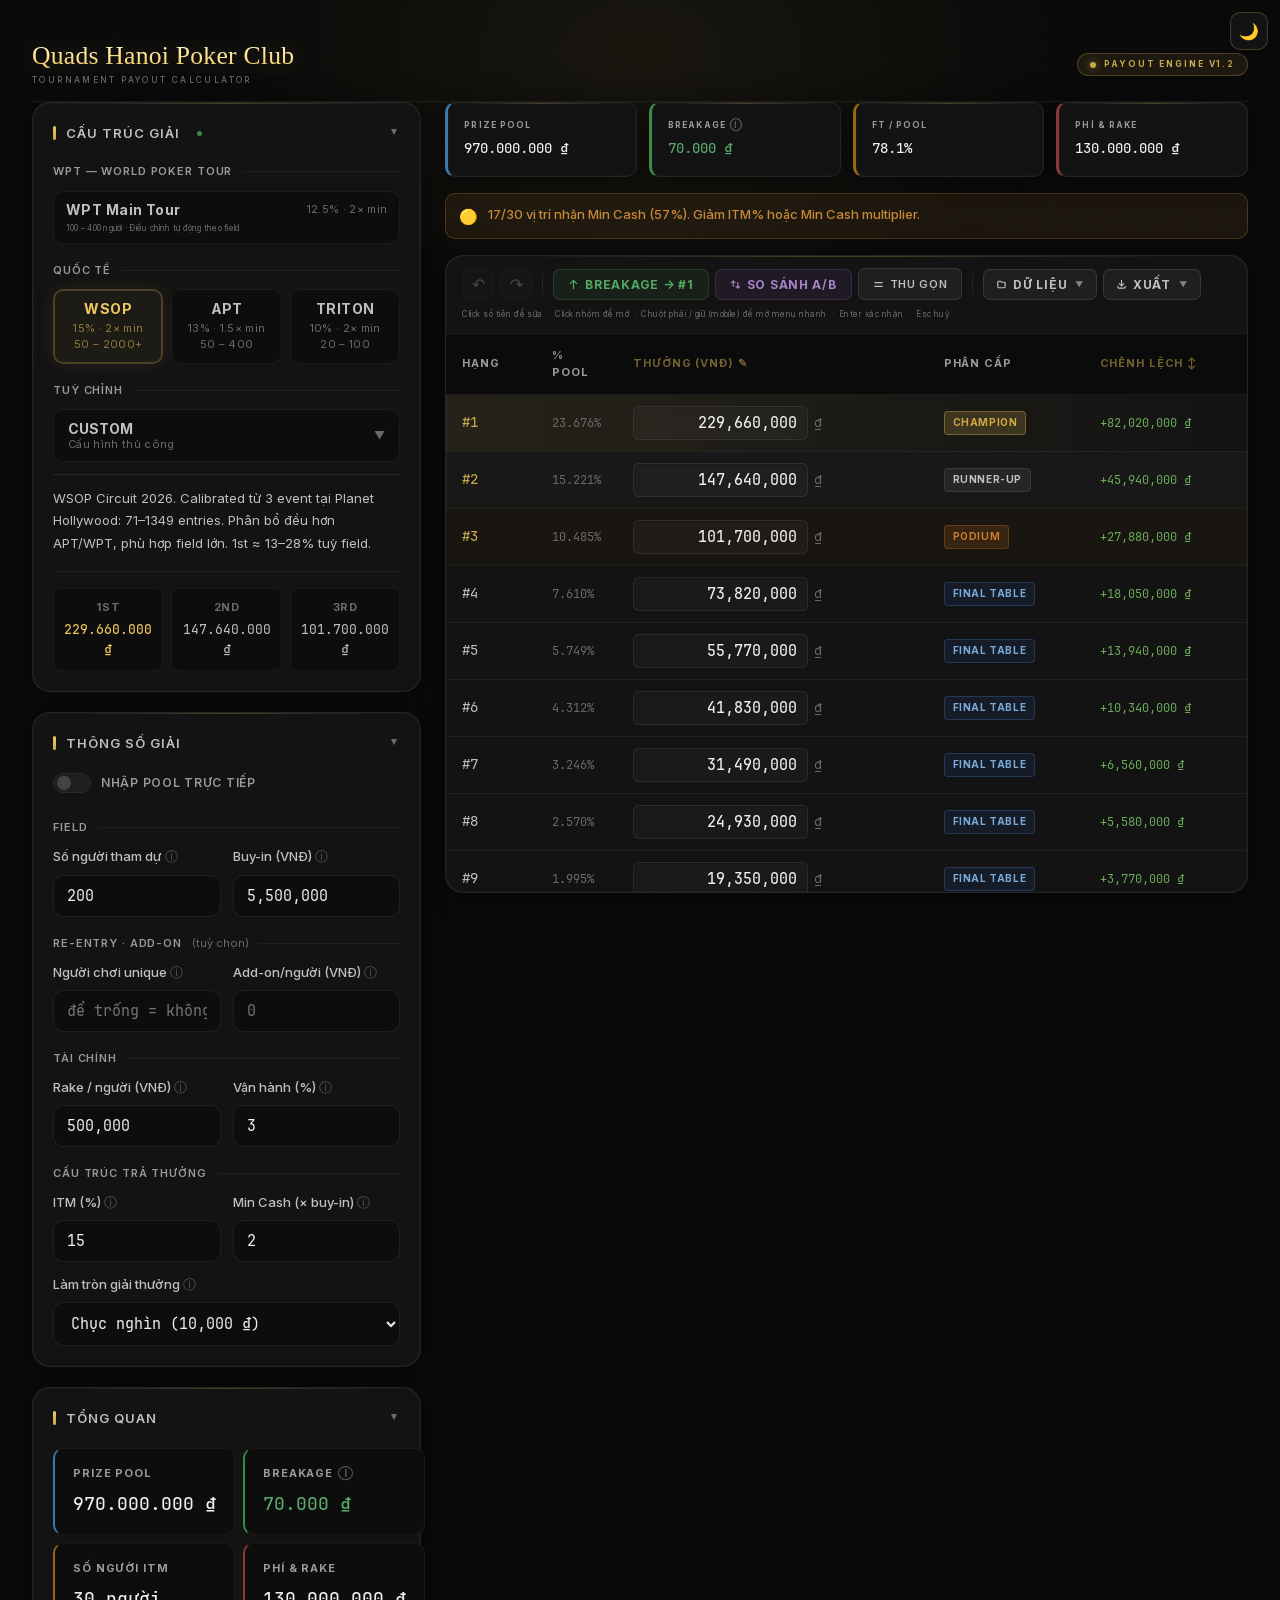
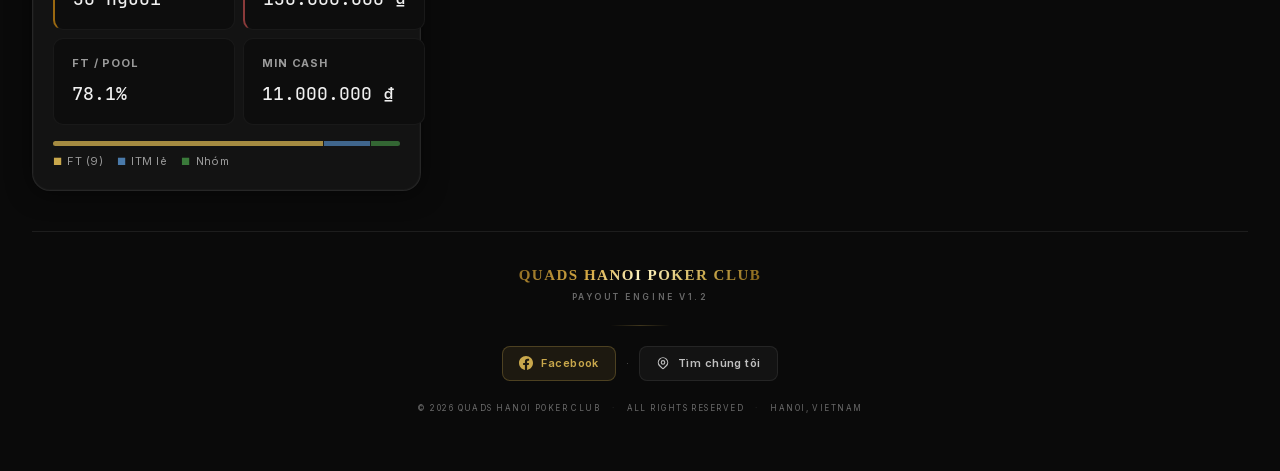
<file: index.html>
<!DOCTYPE html>
<html lang="vi">
<head>
<meta charset="UTF-8">
<meta name="viewport" content="width=device-width, initial-scale=1.0">
<title>Quads Hanoi | Payout Engine v1.2</title>
<link rel="stylesheet" href="styles.css">
</head>
<body>
<!-- Toast container -->
<div id="toast" role="status" aria-live="polite" aria-atomic="true"></div>

<!-- Mobile drawer toggle (chỉ hiện <1024px) -->
<button class="m-drawer-btn" id="mDrawerBtn" onclick="toggleMobileDrawer()" aria-label="Mở cấu hình">
  <svg aria-hidden="true" width="20" height="20" fill="none" viewBox="0 0 24 24" stroke="currentColor" stroke-width="2.5">
    <path stroke-linecap="round" stroke-linejoin="round" d="M4 6h16M4 12h16M4 18h16"/>
  </svg>
</button>
<div class="m-drawer-backdrop" id="mDrawerBackdrop" onclick="toggleMobileDrawer()"></div>

<!-- Theme toggle (luôn hiện) -->
<button class="theme-toggle no-print" id="themeToggle" onclick="toggleTheme()" title="Đổi giao diện sáng / tối" aria-label="Toggle theme">
  <span id="themeIcon">🌙</span>
</button>

<div class="layer px-4 md:px-8 py-8 max-w-7xl mx-auto">

<!-- ══════════════════════════════════════════════
     HEADER
     ══════════════════════════════════════════════ -->
<header class="mb-6 f1 hdr-compact">
  <div class="hdr-left">
    <h1>Quads Hanoi Poker Club</h1>
    <p class="hdr-sub">Tournament Payout Calculator</p>
  </div>
  <div class="hdr-badge">
    <span class="hdr-dot" aria-hidden="true"></span>
    <span>Payout Engine v1.2</span>
  </div>
</header>

<!-- ══════════════════════════════════════════════
     MAIN GRID
     ══════════════════════════════════════════════ -->
<main class="grid grid-cols-1 lg:grid-cols-12 gap-6">

<!-- ══════ SIDEBAR ══════ -->
<aside class="lg:col-span-4 space-y-5 f1 m-drawer" id="mDrawer">

  <!-- PRESET CARD -->
  <div class="glass p-5" data-accordion="preset">
    <div class="sec-title">Cấu trúc giải <span class="save-dot" id="saveDot" title="Auto-saved"></span></div>

    <!-- WPT -->
    <div class="group-lbl">WPT — World Poker Tour</div>
    <div class="mb-3">
      <button class="preset-btn" data-p="wpt" onclick="selectPreset('wpt')" style="padding:9px 12px">
        <span style="display:flex;justify-content:space-between;align-items:center">
          <span class="pn" style="text-align:left">WPT Main Tour</span>
          <span class="ps" style="text-align:right;margin-top:0">12.5% · 2× min</span>
        </span>
        <span class="ps" style="display:block;text-align:left;margin-top:4px;font-size:8px;color:var(--t4)">100 – 400 người · Điều chỉnh tự động theo field</span>
      </button>
      <div id="wptAccBadge" style="display:none;font-size:8px;font-weight:600;letter-spacing:.06em;padding:3px 8px;border-radius:4px;margin-top:4px;text-align:center"></div>
    </div>

    <!-- Quốc tế -->
    <div class="group-lbl">Quốc tế</div>
    <div class="grid grid-cols-3 gap-2 mb-3">
      <div>
        <button class="preset-btn active" data-p="wsop" onclick="selectPreset('wsop')">
          <span class="pn">WSOP</span>
          <span class="ps">15% · 2× min<br>50 – 2000+</span>
        </button>
      </div>
      <div>
        <button class="preset-btn" data-p="apt" onclick="selectPreset('apt')">
          <span class="pn">APT</span>
          <span class="ps">13% · 1.5× min<br>50 – 400</span>
        </button>
      </div>
      <div>
        <button class="preset-btn" data-p="triton" onclick="selectPreset('triton')">
          <span class="pn">TRITON</span>
          <span class="ps">10% · 2× min<br>20 – 100</span>
        </button>
      </div>
    </div>

    <!-- Custom -->
    <div class="group-lbl">Tuỳ chỉnh</div>
    <div class="preset-wrap">
      <button class="cust-toggle" id="custToggle" onclick="selectPreset('custom')">
        <span style="display:flex;flex-direction:column;align-items:flex-start">
          <span class="pn">CUSTOM</span>
          <span class="ps">Cấu hình thủ công</span>
        </span>
        <span class="c-arr">▼</span>
      </button>
    </div>
    <div class="cust-panel" id="custPanel">
      <div class="pt-3 space-y-3">
        <!-- Slope slider -->
        <div class="cslider-block">
          <div class="cslider-hdr">
            <div class="cslider-lbl">
              <div class="cl">Độ dốc rank</div>
              <div class="cd">w(i) = slope^(i−1)</div>
            </div>
            <input type="number" id="slopeNum" class="cslider-num" value="0.87" min="0.55" max="0.97" step="0.01"
              oninput="syncNum('slopeNum','customSlope',0.55,0.97,2)"
              onblur="clampNum('slopeNum','customSlope',0.55,0.97,2)">
          </div>
          <input type="range" id="customSlope" min="0.55" max="0.97" step="0.01" value="0.87"
            oninput="syncSlider('customSlope','slopeNum',2)">
          <div class="rng-row"><span>0.55 · Siêu dốc</span><span>0.97 · Phân đều</span></div>
        </div>
        <!-- Group start slider -->
        <div class="cslider-block">
          <div class="cslider-hdr">
            <div class="cslider-lbl">
              <div class="cl">Rank lẻ đầu bảng</div>
              <div class="cd">Rank 1→N hiển thị riêng</div>
            </div>
            <input type="number" id="grpStartNum" class="cslider-num" value="15" min="9" max="20" step="1"
              oninput="syncNum('grpStartNum','customGroupStart',9,20,0)"
              onblur="clampNum('grpStartNum','customGroupStart',9,20,0)">
          </div>
          <input type="range" id="customGroupStart" min="9" max="20" step="1" value="15"
            oninput="syncSlider('customGroupStart','grpStartNum',0)">
          <div class="rng-row"><span>9 · Daily</span><span>20 · Multiday</span></div>
        </div>
        <!-- Group decay slider -->
        <div class="cslider-block">
          <div class="cslider-hdr">
            <div class="cslider-lbl">
              <div class="cl">Suy giảm nhóm</div>
              <div class="cd">w_nhóm(k) = w_cuối × decay^k</div>
            </div>
            <input type="number" id="gDecayNum" class="cslider-num" value="0.82" min="0.40" max="0.96" step="0.02"
              oninput="syncNum('gDecayNum','customGroupDecay',0.40,0.96,2)"
              onblur="clampNum('gDecayNum','customGroupDecay',0.40,0.96,2)">
          </div>
          <input type="range" id="customGroupDecay" min="0.40" max="0.96" step="0.02" value="0.82"
            oninput="syncSlider('customGroupDecay','gDecayNum',2)">
          <div class="rng-row"><span>0.40 · Nhóm dốc mạnh</span><span>0.96 · Gần đều</span></div>
        </div>

        <!-- ── User-saved presets ────────────────────── -->
        <div class="up-section">
          <div class="up-head">
            <span class="up-title">Preset của tôi</span>
            <div class="up-head-actions">
              <button class="up-save" onclick="saveUserPresetPrompt()" title="Lưu cấu hình custom hiện tại thành preset có tên">
                <span style="font-size:11px;line-height:1">💾</span> Lưu preset...
              </button>
              <button class="up-icon" onclick="triggerImportPresets()" title="Nhập preset từ file .json" aria-label="Nhập preset từ file JSON">↑</button>
              <button class="up-icon" onclick="exportAllUserPresets()" title="Xuất tất cả preset ra .json" aria-label="Xuất tất cả preset ra JSON">↓</button>
              <button class="up-icon" onclick="openBackupRestore()" title="Khôi phục preset từ auto-backup" aria-label="Khôi phục preset từ auto-backup">↺</button>
              <input type="file" id="presetImportInput" accept="application/json,.json" style="display:none" onchange="handleImportFile(event)">
            </div>
          </div>
          <div id="userPresetList" class="up-list"></div>
        </div>

        <!-- ── Full app backup (preset + lịch sử + state) ── -->
        <div class="bk-section">
          <div class="bk-head">
            <span class="bk-title">Backup toàn bộ app</span>
            <span class="bk-desc">Preset + lịch sử + state</span>
          </div>
          <div class="bk-actions">
            <button class="bk-btn" onclick="exportFullBackup()" title="Xuất TOÀN BỘ dữ liệu app ra file JSON">
              <span>⇩</span> Xuất backup
            </button>
            <button class="bk-btn" onclick="triggerImportFullBackup()" title="Khôi phục TOÀN BỘ app từ file backup (sẽ ghi đè dữ liệu hiện tại)">
              <span>⇧</span> Khôi phục
            </button>
            <input type="file" id="fullBackupInput" accept="application/json,.json" style="display:none" onchange="handleImportFullBackup(event)">
          </div>
        </div>
      </div>
    </div>

    <p class="preset-desc" id="presetDesc"></p>
    <div class="hdiv"></div>
    <!-- Top 3 quick view -->
    <div class="grid grid-cols-3 gap-2">
      <div class="top3-card top3-1" id="top3Card1"><div class="t3l">1st</div><div class="t3v" id="ps1">—</div><div class="t3b" id="ps1b">—</div></div>
      <div class="top3-card" id="top3Card2">       <div class="t3l">2nd</div><div class="t3v" id="ps2">—</div><div class="t3b" id="ps2b">—</div></div>
      <div class="top3-card" id="top3Card3">       <div class="t3l">3rd</div><div class="t3v" id="ps3">—</div><div class="t3b" id="ps3b">—</div></div>
    </div>
  </div>

  <!-- PARAMS CARD -->
  <div class="glass p-5" data-accordion="params">
    <div class="sec-title">Thông số giải</div>

    <!-- Pool mode toggle -->
    <div class="toggle-row">
      <label class="sw">
        <input type="checkbox" id="poolMode" onchange="togglePoolMode()" aria-label="Bật chế độ nhập pool trực tiếp">
        <span class="sw-track" aria-hidden="true"></span>
      </label>
      <label for="poolMode" class="toggle-lbl" style="cursor:pointer">Nhập pool trực tiếp</label>
    </div>
    <div class="pool-direct-wrap" id="poolDirectWrap">
      <label for="directPool">Prize Pool (nhập trực tiếp)</label>
      <input type="text" id="directPool" value="" placeholder="vd: 100,000,000" oninput="fmtRun(this)">
      <div style="font-size:9px;color:var(--t4);margin-top:5px;line-height:1.5">Phí &amp; Rake không được tính khi dùng pool trực tiếp</div>
    </div>

    <!-- Field -->
    <div class="group-lbl">Field</div>
    <div class="grid grid-cols-2 gap-3 mb-3">
      <div>
        <label for="entries" title="Tổng số người chơi đăng ký (bao gồm re-entry). Quyết định pool và số rank ITM.">Số người tham dự <span aria-hidden="true" style="opacity:.4">ⓘ</span></label>
        <input type="text" id="entries" value="200" oninput="fmtRun(this)" title="Tổng entries (người + re-entry). Vd: 200 người chơi, 30 re-entry → nhập 230.">
      </div>
      <div>
        <label for="buyin" title="Giá vé mỗi người chơi, đã bao gồm rake. Pool = entries × (buy-in − rake) × (1 − vận hành%).">Buy-in (VNĐ) <span aria-hidden="true" style="opacity:.4">ⓘ</span></label>
        <input type="text" id="buyin" value="5,500,000" oninput="fmtRun(this)" title="Tổng tiền nộp mỗi entry (buy-in + rake). Không gồm tip/bounty.">
      </div>
    </div>

    <!-- Re-entry & Add-on (optional) -->
    <div class="group-lbl">Re-entry · Add-on <span style="color:var(--t4);font-weight:400;letter-spacing:0;text-transform:none">(tuỳ chọn)</span></div>
    <div class="grid grid-cols-2 gap-3 mb-3">
      <div>
        <label for="players" title="Số người chơi thực tế (unique, không tính re-entry). Để trống nếu entries = players.">Người chơi unique <span aria-hidden="true" style="opacity:.4">ⓘ</span></label>
        <input type="text" id="players" value="" placeholder="để trống = không tách" oninput="fmtRun(this)" title="Unique players. Hiển thị 'X× re-entry/người' khi < entries.">
      </div>
      <div>
        <label for="addon" title="Add-on per người (VNĐ). Cộng 100% vào pool, không trừ rake/staff.">Add-on/người (VNĐ) <span aria-hidden="true" style="opacity:.4">ⓘ</span></label>
        <input type="text" id="addon" value="" placeholder="0" oninput="fmtRun(this)" title="Mỗi add-on × (players hoặc entries) cộng trực tiếp vào pool.">
      </div>
    </div>

    <!-- Finance -->
    <div class="group-lbl">Tài chính</div>
    <div class="grid grid-cols-2 gap-3 mb-3">
      <div id="rakeWrap">
        <label for="rake" title="Số tiền CLB thu/người, không vào prize pool. Cảnh báo nếu > 15% buy-in.">Rake / người (VNĐ) <span aria-hidden="true" style="opacity:.4">ⓘ</span></label>
        <input type="text" id="rake" value="500,000" oninput="fmtRun(this)" title="Rake cố định mỗi entry. Ở Pool trực tiếp, trường này bị tắt.">
      </div>
      <div id="staffWrap">
        <label for="staff" title="Phần trăm trích từ (pool sau rake) cho vận hành/dealer/staff.">Vận hành (%) <span aria-hidden="true" style="opacity:.4">ⓘ</span></label>
        <input type="number" id="staff" value="3" step="0.5" min="0" max="20" oninput="runDebounced(150)" title="0–20%. Trừ từ pool sau khi đã trừ rake.">
      </div>
    </div>

    <!-- Structure -->
    <div class="group-lbl">Cấu trúc trả thưởng</div>
    <div class="grid grid-cols-2 gap-3">
      <div>
        <label for="itmPct" title="% field nhận tiền thưởng. WSOP ~15%, APT ~13%, Triton ~10%. Cảnh báo nếu > 30%.">ITM (%) <span aria-hidden="true" style="opacity:.4">ⓘ</span></label>
        <input type="number" id="itmPct" value="15" min="5" max="30" step="0.5" oninput="runDebounced(150)" title="Số rank ITM = round(entries × ITM%). Ví dụ 200 × 15% = 30 rank.">
      </div>
      <div>
        <label for="minCash" title="Sàn giải thưởng tối thiểu = multiplier × buy-in. Các rank thấp bị bump lên giá trị này.">Min Cash (× buy-in) <span aria-hidden="true" style="opacity:.4">ⓘ</span></label>
        <input type="number" id="minCash" value="2" min="1" max="5" step="0.1" oninput="runDebounced(150)" title="Chuẩn: 1.5–2.5× buy-in. Cảnh báo nếu > 5×.">
      </div>
      <div class="col-span-2">
        <label for="rounding" title="Đơn vị làm tròn giải thưởng. Nhỏ = breakage ít, số xấu. Lớn = số đẹp, breakage nhiều.">Làm tròn giải thưởng <span aria-hidden="true" style="opacity:.4">ⓘ</span></label>
        <select id="rounding" onchange="run()">
          <option value="10000"   selected>Chục nghìn   (10,000 ₫)</option>
          <option value="100000"          >Trăm nghìn  (100,000 ₫)</option>
          <option value="1000000"         >Hàng triệu (1,000,000 ₫)</option>
        </select>
      </div>
    </div>
  </div>

  <!-- STATS CARD -->
  <div class="glass p-5" data-accordion="stats">
    <div class="sec-title">Tổng quan</div>
    <div class="grid grid-cols-2 gap-2">
      <div class="stat-card c-sky">
        <div class="sl">Prize Pool</div>
        <div class="sv" id="stPool">—</div>
      </div>
      <div class="stat-card c-grn">
        <div style="display:flex;justify-content:space-between;align-items:center;margin-bottom:2px">
          <div class="sl" title="Breakage = Pool − Tổng giải. Dương: pool còn dư (vàng — cần cộng vào #1 hoặc giảm rounding). Âm: tổng vượt pool (đỏ — lỗi). Gần 0: cân bằng (xanh).">Breakage <span style="opacity:.5">ⓘ</span></div>
          <button class="btn-reset" id="resetBtn" onclick="resetOverrides()" aria-label="Reset tất cả sửa đổi thủ công">↺ Reset</button>
        </div>
        <div class="sv" id="stBreak">—</div>
      </div>
      <div class="stat-card c-amb">
        <div class="sl">Số người ITM</div>
        <div class="sv" id="stItm">—</div>
      </div>
      <div class="stat-card c-ros">
        <div class="sl">Phí &amp; Rake</div>
        <div class="sv" id="stDeduct">—</div>
      </div>
      <div class="stat-card">
        <div class="sl">FT / Pool</div>
        <div class="sv" id="stFT">—</div>
      </div>
      <div class="stat-card">
        <div class="sl">Min Cash</div>
        <div class="sv" id="stMin">—</div>
      </div>
    </div>
    <!-- Distribution bar -->
    <div class="mt-4">
      <div class="dist-bar" id="distBar"></div>
      <div class="dist-legend">
        <span><span style="color:var(--gold);font-size:10px">■</span> FT (9)</span>
        <span><span style="color:#4a7aaa;font-size:10px">■</span> ITM lẻ</span>
        <span><span style="color:#3a7a3a;font-size:10px">■</span> Nhóm</span>
      </div>
    </div>
  </div>

</aside>

<!-- ══════ TABLE AREA ══════ -->
<div class="lg:col-span-8 space-y-4 f2">

  <!-- Top stat row -->
  <div class="grid grid-cols-2 md:grid-cols-4 gap-3">
    <div class="glass p-4" style="border-left:3px solid #3a7aaa;border-radius:var(--r-sm)">
      <div class="sl" style="font-size:8.5px;font-weight:700;letter-spacing:.13em;text-transform:uppercase;color:var(--t3)">Prize Pool</div>
      <div class="sv" id="topPool" style="font-family:'JetBrains Mono','Courier New',monospace;font-size:14px;font-weight:600;margin-top:6px;color:var(--t1);white-space:nowrap;overflow:hidden;text-overflow:ellipsis">—</div>
    </div>
    <div class="glass p-4" style="border-left:3px solid #3a8a4a;border-radius:var(--r-sm)">
      <div class="sl" style="font-size:8.5px;font-weight:700;letter-spacing:.13em;text-transform:uppercase;color:var(--t3)" title="Breakage = Pool − Tổng giải. Dương (vàng): pool còn dư — cân nhắc cộng vào #1. Âm (đỏ): tổng vượt pool. Gần 0 (xanh): cân bằng.">Breakage <span style="opacity:.5">ⓘ</span></div>
      <div class="sv" id="topBreak" style="font-family:'JetBrains Mono','Courier New',monospace;font-size:14px;font-weight:600;margin-top:6px;white-space:nowrap;overflow:hidden;text-overflow:ellipsis">—</div>
    </div>
    <div class="glass p-4" style="border-left:3px solid #9a6810;border-radius:var(--r-sm)">
      <div class="sl" style="font-size:8.5px;font-weight:700;letter-spacing:.13em;text-transform:uppercase;color:var(--t3)">FT / Pool</div>
      <div class="sv" id="topFT" style="font-family:'JetBrains Mono','Courier New',monospace;font-size:14px;font-weight:600;margin-top:6px;color:var(--t1);white-space:nowrap;overflow:hidden;text-overflow:ellipsis">—</div>
    </div>
    <div class="glass p-4" style="border-left:3px solid #8a3a3a;border-radius:var(--r-sm)">
      <div class="sl" style="font-size:8.5px;font-weight:700;letter-spacing:.13em;text-transform:uppercase;color:var(--t3)">Phí &amp; Rake</div>
      <div class="sv" id="topDeduct" style="font-family:'JetBrains Mono','Courier New',monospace;font-size:14px;font-weight:600;margin-top:6px;color:var(--t1);white-space:nowrap;overflow:hidden;text-overflow:ellipsis">—</div>
    </div>
  </div>

  <!-- Warnings panel -->
  <div id="warnPanel" class="warn-panel" role="region" aria-label="Cảnh báo cấu hình" aria-live="polite" style="display:none"></div>

  <!-- Payout table -->
  <div class="glass overflow-hidden">
    <!-- Print header (hidden on screen) -->
    <div class="print-header" style="padding:16px 20px">
      <h2 id="printTitle">Quads Hanoi Poker Club — Bảng Phân Giải</h2>
      <p id="printMeta"></p>
    </div>

    <div style="padding:12px 16px 0;display:flex;flex-direction:column;gap:8px;border-bottom:1px solid var(--bd2)">
     <div style="display:flex;justify-content:space-between;align-items:center;flex-wrap:wrap;gap:8px">
      <div class="toolbar-row">
        <button class="btn-hist disabled" id="undoBtn" onclick="performUndo()" title="Hoàn tác (Ctrl+Z)" aria-label="Hoàn tác">↶</button>
        <button class="btn-hist disabled" id="redoBtn" onclick="performRedo()" title="Làm lại (Ctrl+Y)" aria-label="Làm lại">↷</button>
        <span style="width:1px;height:20px;background:var(--bd);margin:0 4px"></span>

        <!-- Primary actions -->
        <button class="btn-brk disabled" id="brkBtn" onclick="applyBreakageToRank1()">
          <svg aria-hidden="true" width="11" height="11" fill="none" viewBox="0 0 24 24" stroke="currentColor" stroke-width="2.5">
            <path stroke-linecap="round" stroke-linejoin="round" d="M5 10l7-7 7 7M12 3v18"/>
          </svg>
          Breakage → #1
        </button>
        <button class="btn-cmp" id="compareBtn" onclick="toggleCompareMode()" title="So sánh với preset khác">
          <svg aria-hidden="true" width="11" height="11" fill="none" viewBox="0 0 24 24" stroke="currentColor" stroke-width="2.5">
            <path stroke-linecap="round" stroke-linejoin="round" d="M7 16V4m0 0L3 8m4-4l4 4m6 0v12m0 0l4-4m-4 4l-4-4"/>
          </svg>
          So sánh A/B
        </button>
        <button class="btn-compact" id="compactBtn" onclick="toggleCompact()" title="Thu gọn / mở rộng bảng">
          <svg aria-hidden="true" width="11" height="11" fill="none" viewBox="0 0 24 24" stroke="currentColor" stroke-width="2.5">
            <path stroke-linecap="round" stroke-linejoin="round" d="M4 8h16M4 16h16"/>
          </svg>
          <span id="compactBtnLbl">Thu gọn</span>
        </button>

        <span style="width:1px;height:20px;background:var(--bd);margin:0 4px"></span>

        <!-- Data menu: Lưu giải + Lịch sử -->
        <div class="tb-menu" data-menu="data">
          <button class="tb-menu-btn" onclick="toggleTbMenu('data')" aria-haspopup="menu" aria-expanded="false">
            <svg aria-hidden="true" width="11" height="11" fill="none" viewBox="0 0 24 24" stroke="currentColor" stroke-width="2.5">
              <path stroke-linecap="round" stroke-linejoin="round" d="M4 7v10a2 2 0 002 2h12a2 2 0 002-2V9a2 2 0 00-2-2h-6l-2-2H6a2 2 0 00-2 2z"/>
            </svg>
            Dữ liệu <span class="caret">▼</span>
          </button>
          <div class="tb-menu-pop" role="menu">
            <button class="tb-menu-item" role="menuitem" onclick="saveTourToHistory();closeTbMenus()">
              <svg aria-hidden="true" width="14" height="14" fill="none" viewBox="0 0 24 24" stroke="currentColor" stroke-width="2">
                <path stroke-linecap="round" stroke-linejoin="round" d="M5 5a2 2 0 012-2h10a2 2 0 012 2v16l-7-4-7 4V5z"/>
              </svg>
              <span><span class="mi-lbl">Lưu giải</span><span class="mi-desc">Bookmark giải hiện tại</span></span>
            </button>
            <button class="tb-menu-item" role="menuitem" onclick="openTourHistory();closeTbMenus()">
              <svg aria-hidden="true" width="14" height="14" fill="none" viewBox="0 0 24 24" stroke="currentColor" stroke-width="2">
                <path stroke-linecap="round" stroke-linejoin="round" d="M12 8v4l3 3m6-3a9 9 0 11-18 0 9 9 0 0118 0z"/>
              </svg>
              <span><span class="mi-lbl">Lịch sử</span><span class="mi-desc">Xem các giải đã lưu</span></span>
            </button>
          </div>
        </div>

        <!-- Export menu: CSV + Share + In -->
        <div class="tb-menu" data-menu="export">
          <button class="tb-menu-btn" onclick="toggleTbMenu('export')" aria-haspopup="menu" aria-expanded="false">
            <svg aria-hidden="true" width="11" height="11" fill="none" viewBox="0 0 24 24" stroke="currentColor" stroke-width="2.5">
              <path stroke-linecap="round" stroke-linejoin="round" d="M4 16v2a2 2 0 002 2h12a2 2 0 002-2v-2M7 10l5 5 5-5M12 15V3"/>
            </svg>
            Xuất <span class="caret">▼</span>
          </button>
          <div class="tb-menu-pop" role="menu">
            <button class="tb-menu-item" role="menuitem" onclick="exportCSV();closeTbMenus()">
              <svg aria-hidden="true" width="14" height="14" fill="none" viewBox="0 0 24 24" stroke="currentColor" stroke-width="2">
                <path stroke-linecap="round" stroke-linejoin="round" d="M4 16v2a2 2 0 002 2h12a2 2 0 002-2v-2M7 10l5 5 5-5M12 15V3"/>
              </svg>
              <span><span class="mi-lbl">CSV</span><span class="mi-desc">Xuất bảng ra .csv</span></span>
            </button>
            <button class="tb-menu-item" role="menuitem" onclick="generateShareUrl();closeTbMenus()">
              <svg aria-hidden="true" width="14" height="14" fill="none" viewBox="0 0 24 24" stroke="currentColor" stroke-width="2">
                <path stroke-linecap="round" stroke-linejoin="round" d="M4 12v8a2 2 0 002 2h12a2 2 0 002-2v-8M16 6l-4-4-4 4M12 2v13"/>
              </svg>
              <span><span class="mi-lbl">Share link</span><span class="mi-desc">Copy URL chứa state</span></span>
            </button>
            <button class="tb-menu-item" role="menuitem" onclick="closeTbMenus();setTimeout(()=>window.print(),50)">
              <svg aria-hidden="true" width="14" height="14" fill="none" viewBox="0 0 24 24" stroke="currentColor" stroke-width="2">
                <path stroke-linecap="round" stroke-linejoin="round" d="M6 9V2h12v7M6 18H4a2 2 0 01-2-2v-5a2 2 0 012-2h16a2 2 0 012 2v5a2 2 0 01-2 2h-2M6 14h12v8H6v-8z"/>
              </svg>
              <span><span class="mi-lbl">In</span><span class="mi-desc">Print bảng payout</span></span>
            </button>
          </div>
        </div>

        <button class="btn-reset" id="resetBtn2" onclick="resetOverrides()" style="display:none">↺ Reset sửa</button>
      </div>
      <span style="font-size:8px;color:var(--t4);letter-spacing:.06em;padding-bottom:12px">Click số tiền để sửa &nbsp;·&nbsp; Click nhóm để mở &nbsp;·&nbsp; Chuột phải / giữ (mobile) để mở menu nhanh &nbsp;·&nbsp; Enter xác nhận &nbsp;·&nbsp; Esc huỷ</span>
     </div>

     <div class="compare-row" id="compareRow">
       <span class="cmp-lbl">A = <strong id="cmpALabel">—</strong></span>
       <span style="color:var(--t4);font-size:12px">vs</span>
       <span class="cmp-lbl">B =</span>
       <select id="shadowSelect" onchange="selectShadowPreset(this.value)">
         <option value="">— Chọn preset so sánh —</option>
       </select>
       <span id="cmpDeltaTotal" style="margin-left:auto;font-size:9.5px;color:var(--t3);letter-spacing:.06em"></span>
     </div>
    </div>

    <div class="tbl-wrap">
      <table>
        <thead><tr>
          <th>Hạng</th>
          <th>% Pool</th>
          <th class="th-gold">Thưởng (VNĐ) ✎</th>
          <th>Phân cấp</th>
          <th class="th-gold">Chênh lệch ↕</th>
        </tr></thead>
        <tbody id="tbody"></tbody>
      </table>
    </div>
  </div>

</div><!-- end table area -->
</main>

<!-- ══════════════════════════════════════════════
     FOOTER
     ══════════════════════════════════════════════ -->
<footer class="no-print" style="margin-top:40px;padding:32px 0 24px;border-top:1px solid var(--bd)">
  <div style="max-width:640px;margin:0 auto;text-align:center;display:flex;flex-direction:column;align-items:center;gap:20px">

    <div>
      <div style="font-family:'Cinzel',Georgia,serif;font-size:15px;font-weight:900;letter-spacing:.1em;text-transform:uppercase;
                  background:linear-gradient(135deg,#8a6820 0%,#d4a843 30%,#fff5c0 50%,#c9a84c 75%,#7a5810 100%);
                  -webkit-background-clip:text;-webkit-text-fill-color:transparent;background-clip:text;margin-bottom:4px">
        Quads Hanoi Poker Club
      </div>
      <div style="font-size:8.5px;letter-spacing:.3em;text-transform:uppercase;color:var(--t4);font-weight:600">Payout Engine v1.2</div>
    </div>

    <div style="width:60px;height:1px;background:linear-gradient(90deg,transparent,var(--gold-bd),transparent)"></div>

    <div style="display:flex;align-items:center;gap:10px;flex-wrap:wrap;justify-content:center">
      <a href="https://www.facebook.com/quads.hanoipokerclub" target="_blank" rel="noopener"
         style="display:inline-flex;align-items:center;gap:8px;background:var(--gold-dim);border:1px solid var(--gold-bd);
                border-radius:8px;color:var(--gold);font-size:11px;font-weight:600;letter-spacing:.04em;
                padding:8px 16px;text-decoration:none;transition:all .2s"
         onmouseover="this.style.background='rgba(201,168,76,.18)'"
         onmouseout="this.style.background='var(--gold-dim)'">
        <svg aria-hidden="true" width="14" height="14" fill="var(--gold)" viewBox="0 0 24 24">
          <path d="M24 12.073c0-6.627-5.373-12-12-12s-12 5.373-12 12c0 5.99 4.388 10.954 10.125 11.854v-8.385H7.078v-3.47h3.047V9.43c0-3.007 1.792-4.669 4.533-4.669 1.312 0 2.686.235 2.686.235v2.953H15.83c-1.491 0-1.956.925-1.956 1.874v2.25h3.328l-.532 3.47h-2.796v8.385C19.612 23.027 24 18.062 24 12.073z"/>
        </svg>
        Facebook
      </a>
      <span style="color:var(--t4);font-size:11px">·</span>
      <a href="https://www.facebook.com/quads.hanoipokerclub" target="_blank" rel="noopener"
         style="display:inline-flex;align-items:center;gap:8px;background:rgba(255,255,255,.04);border:1px solid var(--bd);
                border-radius:8px;color:var(--t2);font-size:11px;font-weight:600;letter-spacing:.04em;
                padding:8px 16px;text-decoration:none;transition:all .2s"
         onmouseover="this.style.background='rgba(255,255,255,.08)'"
         onmouseout="this.style.background='rgba(255,255,255,.04)'">
        <svg aria-hidden="true" width="14" height="14" fill="none" viewBox="0 0 24 24" stroke="currentColor" stroke-width="2">
          <path stroke-linecap="round" stroke-linejoin="round" d="M17.657 16.657L13.414 20.9a2 2 0 01-2.827 0l-4.244-4.243a8 8 0 1111.314 0z"/>
          <circle cx="12" cy="11" r="3"/>
        </svg>
        Tìm chúng tôi
      </a>
    </div>

    <div style="font-size:8px;color:var(--t4);letter-spacing:.18em;text-transform:uppercase;line-height:1.8">
      <span>© 2026 Quads Hanoi Poker Club</span>
      <span style="margin:0 8px;opacity:.4">·</span>
      <span>All rights reserved</span>
      <span style="margin:0 8px;opacity:.4">·</span>
      <span>Hanoi, Vietnam</span>
    </div>
  </div>
</footer>

</div><!-- end .layer -->

<!-- ═══════════════════════════════════════════════
     PRESET DIALOG — tạo/đổi tên/sửa/nhân bản preset
     ═══════════════════════════════════════════════ -->
<div class="modal-backdrop" id="presetDialog" onclick="if(event.target===this)closePresetDialog()">
  <div class="modal">
    <div class="modal-head">
      <span id="presetDialogTitle">Preset</span>
      <button class="modal-close" onclick="closePresetDialog()" title="Đóng" aria-label="Đóng dialog">×</button>
    </div>
    <div class="modal-body">
      <label class="modal-lbl">Tên preset <span class="req">*</span></label>
      <input type="text" id="presetDialogName" maxlength="28" placeholder="vd: Quads Weekly 200">

      <label class="modal-lbl">Mô tả ngắn</label>
      <textarea id="presetDialogDesc" maxlength="120" rows="2" placeholder="Dùng cho giải nào, đặc điểm gì..."></textarea>

      <div class="modal-row">
        <div style="flex:1">
          <label class="modal-lbl">Field khuyến nghị</label>
          <input type="number" id="presetDialogField" min="1" max="10000" step="1" placeholder="vd: 200">
        </div>
        <div style="flex:1">
          <label class="modal-lbl">Người tạo</label>
          <input type="text" id="presetDialogBy" maxlength="40" placeholder="Tên / tag">
        </div>
      </div>

      <div class="modal-err" id="presetDialogErr"></div>
    </div>
    <div class="modal-foot">
      <button class="btn-ghost" onclick="closePresetDialog()">Huỷ</button>
      <button class="btn-gold"  onclick="submitPresetDialog()">Lưu</button>
    </div>
  </div>
</div>

<!-- ═══════════════════════════════════════════════
     JS MODULES — thứ tự load quan trọng
     config   → utils → engine → preset
     → table → inputs → storage → main
     ═══════════════════════════════════════════════ -->
<script src="js/config.js"></script>
<script src="js/utils.js"></script>
<script src="js/validation.js"></script>
<script src="js/engine.js"></script>
<script src="js/warnings.js"></script>
<script src="js/preset.js"></script>
<script src="js/table.js"></script>
<script src="js/inputs.js"></script>
<script src="js/storage.js"></script>
<script src="js/state.js"></script>
<script src="js/user-presets.js"></script>
<script src="js/backup.js"></script>
<script src="js/share.js"></script>
<script src="js/tooltip.js"></script>
<script src="js/history.js"></script>
<script src="js/tour-history.js"></script>
<script src="js/compare.js"></script>
<script src="js/ctx-menu.js"></script>
<script src="js/main.js"></script>
</body>
</html>
</file>
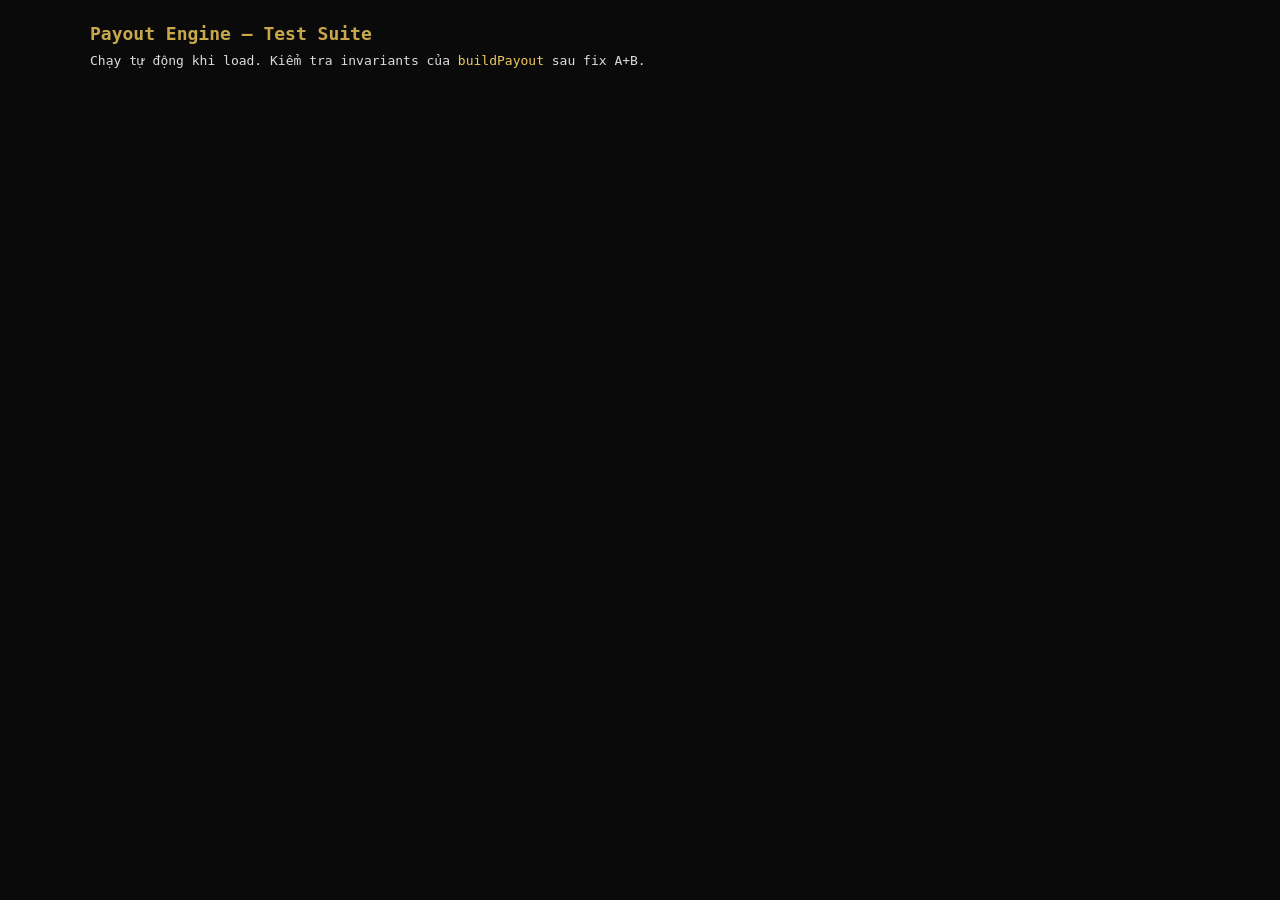
<file: tests.html>
<!DOCTYPE html>
<html lang="vi">
<head>
<meta charset="UTF-8">
<title>Payout Engine — Tests</title>
<style>
  body { font: 13px/1.5 ui-monospace, monospace; background:#0a0a0a; color:#ddd; padding:20px; max-width:1100px; margin:auto }
  h1 { color:#c9a84c; font-size:18px; margin:0 0 4px }
  h2 { color:#c9a84c; font-size:14px; margin:18px 0 6px; border-bottom:1px solid #333; padding-bottom:3px }
  .sum { padding:10px; border-radius:8px; margin-bottom:14px; font-weight:700 }
  .sum.ok   { background:rgba(76,170,90,.14); color:#78d078; border:1px solid rgba(76,170,90,.4) }
  .sum.fail { background:rgba(201,76,76,.14); color:#ec7a7a; border:1px solid rgba(201,76,76,.4) }
  .t  { padding:4px 8px; margin:2px 0; border-radius:4px; font-size:12px }
  .t.pass { background:rgba(76,170,90,.08); color:#8fd890 }
  .t.fail { background:rgba(201,76,76,.12); color:#f09090; white-space:pre-wrap }
  code { color:#f0c95e }
</style>
</head>
<body>
<h1>Payout Engine — Test Suite</h1>
<div>Chạy tự động khi load. Kiểm tra invariants của <code>buildPayout</code> sau fix A+B.</div>
<div id="summary" class="sum"></div>
<div id="out"></div>

<!-- Stubs: buildPayout chỉ chạm DOM khi preset='custom' không kèm opts.
     Tests luôn truyền opts nên DOM không bị đụng, nhưng stub phòng hờ. -->
<script>
  window.document.getElementById = (id) => ({ value: '', checked: false, classList: { toggle: ()=>{}, add: ()=>{}, remove: ()=>{}, contains: ()=>false }, style: {}, querySelector: ()=>({classList:{toggle:()=>{}}}) });
</script>
<script src="js/config.js"></script>
<script src="js/utils.js"></script>
<script src="js/validation.js"></script>
<script src="js/engine.js"></script>
<script src="js/warnings.js"></script>
<script src="js/preset.js"></script>
<script src="js/table.js"></script>
<script src="js/inputs.js"></script>
<script src="js/storage.js"></script>
<script src="js/state.js"></script>
<script src="js/user-presets.js"></script>
<script src="js/history.js"></script>
<script src="js/tour-history.js"></script>
<script src="js/compare.js"></script>
<script src="js/backup.js"></script>
<script src="js/share.js"></script>
<script src="js/main.js"></script>
<script>
(() => {
  const out = document.getElementById('out');
  const results = [];
  let group = null;

  function describe(name, fn) {
    group = { name, tests: [] };
    results.push(group);
    try { fn(); } catch (e) { group.tests.push({ name: '(setup)', ok: false, msg: e.message + '\n' + e.stack }); }
  }
  function it(name, fn) {
    try { fn(); group.tests.push({ name, ok: true }); }
    catch (e) { group.tests.push({ name, ok: false, msg: e.message }); }
  }
  function assert(cond, msg) { if (!cond) throw new Error(msg || 'assertion failed'); }
  function eq(a, b, msg) { if (a !== b) throw new Error(`${msg||''} expected ${b}, got ${a}`); }

  /* ───── Helpers ───── */
  const RF = 10000;
  const sum = (r) => r.reduce((s,x) => s + x.amount, 0);

  function checkInvariants(res, pool, rf, floorVND, label) {
    const total = sum(res);
    const brk   = pool - total;
    // Breakage: non-negative (positive leftover is OK — không auto-cộng vào rank 1)
    assert(brk >= 0,  `${label}: breakage âm = ${brk} (total=${total}, pool=${pool})`);
    // All multiples of rf
    for (const r of res) assert(r.amount % rf === 0, `${label}: rank ${r.rank} amount ${r.amount} không chia hết ${rf}`);
    // Monotonic
    for (let i = 0; i < res.length - 1; i++)
      assert(res[i].amount >= res[i+1].amount, `${label}: monotonic fail rank ${i+1}(${res[i].amount}) < rank ${i+2}(${res[i+1].amount})`);
    // Floored ranks ≥ ceiledFloor
    const ceiledFloor = Math.ceil(floorVND / rf) * rf;
    for (const r of res)
      if (r.floored) assert(r.amount >= ceiledFloor, `${label}: floored rank ${r.rank} amount ${r.amount} < ${ceiledFloor}`);
    // Non-negative
    for (const r of res) assert(r.amount >= 0, `${label}: rank ${r.rank} âm`);
  }

  /* ───── Tests ───── */

  describe('buildGroups', () => {
    it('empty range returns []', () => { eq(buildGroups(5, 4).length, 0); });
    it('single rank → 1 group of size 1', () => {
      const g = buildGroups(5, 5);
      eq(g.length, 1); eq(g[0].start, 5); eq(g[0].end, 5); eq(g[0].count, 1);
    });
    it('covers range without gaps', () => {
      const g = buildGroups(10, 50);
      eq(g[0].start, 10);
      eq(g[g.length-1].end, 50);
      for (let i = 1; i < g.length; i++) eq(g[i].start, g[i-1].end + 1, 'gap');
    });
    it('group sizes grow monotonically', () => {
      const g = buildGroups(10, 100);
      for (let i = 1; i < g.length; i++) assert(g[i].count >= g[i-1].count, `decreasing at ${i}`);
    });
  });

  describe('wptForEntries', () => {
    it('returns array of length PRESET_TOP_N', () => {
      const { pct } = wptForEntries(150);
      eq(pct.length, 20);
    });
    it('pct sum ≈ 1 after normalization-ready (raw % ~100)', () => {
      const { pct } = wptForEntries(200);
      const s = pct.reduce((a,b) => a+b, 0);
      assert(s > 0.5 && s < 1.5, `sum=${s}`);
    });
    it('decay in (0,1]', () => {
      const { decay } = wptForEntries(300);
      assert(decay > 0 && decay <= 1, `decay=${decay}`);
    });
  });

  describe('tierInfo', () => {
    it('rank 1 → CHAMPION', () => { eq(tierInfo(1, false, 20).label, 'CHAMPION'); });
    it('rank 2 → RUNNER-UP', () => { eq(tierInfo(2, false, 20).label, 'RUNNER-UP'); });
    it('rank 3 → PODIUM', () => { eq(tierInfo(3, false, 20).label, 'PODIUM'); });
    it('rank 8 → FINAL TABLE', () => { eq(tierInfo(8, false, 20).label, 'FINAL TABLE'); });
    it('rank 15 non-floored in indivN → ITM', () => { eq(tierInfo(15, false, 20).label, 'ITM'); });
    it('rank 25 non-floored → GROUP', () => { eq(tierInfo(25, false, 20).label, 'GROUP'); });
    it('floored → MIN CASH', () => { eq(tierInfo(30, true, 20).label, 'MIN CASH'); });
  });

  describe('buildPayout — static presets', () => {
    for (const preset of ['wsop','apt','triton']) {
      it(`${preset}: pool=500M, 150 entries, itm=22`, () => {
        CEntries = 150;
        const { results } = buildPayout(preset, 22, 500_000_000, 1_000_000, RF, 2.0);
        eq(results.length, 22);
        checkInvariants(results, 500_000_000, RF, 2_000_000, preset);
      });
      it(`${preset}: pool=1.2B, 600 entries, itm=90`, () => {
        CEntries = 600;
        const { results } = buildPayout(preset, 90, 1_200_000_000, 1_000_000, RF, 2.0);
        eq(results.length, 90);
        checkInvariants(results, 1_200_000_000, RF, 2_000_000, preset);
      });
    }
  });

  describe('buildPayout — WPT dynamic', () => {
    for (const n of [80, 150, 250, 400, 500]) {
      it(`wpt ${n} entries`, () => {
        const itm = Math.max(9, Math.floor(n * 0.125));
        const pool = n * 900_000;  // giả lập pool
        const { results } = buildPayout('wpt', itm, pool, 1_000_000, RF, 2.0, { entries: n });
        eq(results.length, itm);
        checkInvariants(results, pool, RF, 2_000_000, `wpt-${n}`);
      });
    }
  });

  describe('buildPayout — custom preset', () => {
    it('custom với opts chuẩn', () => {
      const { results } = buildPayout('custom', 30, 300_000_000, 1_000_000, RF, 2.0,
        { slope: 0.87, grpStart: 15, decay: 0.82 });
      eq(results.length, 30);
      checkInvariants(results, 300_000_000, RF, 2_000_000, 'custom');
    });
    it('slope dốc (0.70) → top-heavy', () => {
      const { results } = buildPayout('custom', 20, 200_000_000, 500_000, RF, 2.0,
        { slope: 0.70, grpStart: 15, decay: 0.80 });
      checkInvariants(results, 200_000_000, RF, 1_000_000, 'custom-steep');
      assert(results[0].amount > results[1].amount * 1.3, 'rank1 không đủ dốc so rank2');
    });
  });

  describe('buildPayout — edge cases', () => {
    it('itmCount=1 → toàn pool về rank 1 (trừ rounding)', () => {
      const { results } = buildPayout('wsop', 1, 50_000_000, 1_000_000, RF, 2.0);
      eq(results.length, 1);
      checkInvariants(results, 50_000_000, RF, 2_000_000, 'single');
      assert(results[0].amount >= 50_000_000 - RF, `rank1 chỉ ${results[0].amount}`);
    });
    it('pool quá nhỏ → fallback equal share', () => {
      // pool nhỏ hơn floor*itm → scale<=0 branch
      const { results } = buildPayout('wsop', 10, 5_000_000, 1_000_000, RF, 2.0);
      eq(results.length, 10);
      for (const r of results) assert(r.amount >= 0, 'âm');
      // Tổng không vượt pool (fallback floor share)
      assert(sum(results) <= 5_000_000, `fallback vượt pool ${sum(results)}`);
    });
    it('itmCount=0 → rỗng', () => {
      const { results } = buildPayout('wsop', 0, 10_000_000, 1_000_000, RF, 2.0);
      eq(results.length, 0);
    });
    it('pool=0 → rỗng', () => {
      const { results } = buildPayout('wsop', 10, 0, 1_000_000, RF, 2.0);
      eq(results.length, 0);
    });
    it('rf=50000 (floor không chia hết → ceiledFloor kiểm tra)', () => {
      // floorVND=buyin*mult=1.5M; rf=50k → ceiledFloor=1.5M đúng; thử buyin 333k → floor=499.5k
      const { results } = buildPayout('triton', 25, 400_000_000, 333_000, 50_000, 1.5);
      checkInvariants(results, 400_000_000, 50_000, 499_500, 'rf50k-awkward');
    });
    it('rf=100k với nhiều floored ranks (stress Fix B)', () => {
      // ITM lớn + minMult cao → nhiều rank chạm floor
      const { results } = buildPayout('wsop', 60, 600_000_000, 2_000_000, 100_000, 3.0);
      checkInvariants(results, 600_000_000, 100_000, 6_000_000, 'many-floored');
    });
  });

  describe('Fix A+B fuzz — 200 random configs', () => {
    it('200 configs ngẫu nhiên đều thoả invariants', () => {
      const presets = ['wsop','apt','triton','wpt','custom'];
      const rng = (seed => () => (seed = (seed*9301+49297) % 233280) / 233280)(42);
      for (let k = 0; k < 200; k++) {
        const p       = presets[Math.floor(rng() * presets.length)];
        const entries = 50 + Math.floor(rng() * 600);
        const itm     = Math.max(1, Math.floor(entries * (0.05 + rng() * 0.25)));
        const buyin   = [500_000, 1_000_000, 2_000_000, 5_000_000][Math.floor(rng()*4)];
        const pool    = Math.floor(entries * buyin * (0.75 + rng() * 0.3));
        const rf      = [10_000, 50_000, 100_000][Math.floor(rng()*3)];
        const mult    = [1.5, 2.0, 2.5, 3.0][Math.floor(rng()*4)];
        CEntries = entries;
        const opts = p === 'custom'
          ? { slope: 0.75 + rng()*0.2, grpStart: 10 + Math.floor(rng()*10), decay: 0.75 + rng()*0.15 }
          : (p === 'wpt' ? { entries } : {});
        const { results } = buildPayout(p, itm, pool, buyin, rf, mult, opts);
        if (results.length === 0) continue;  // pool=0 edge
        try { checkInvariants(results, pool, rf, buyin*mult, `fuzz#${k}[${p}]`); }
        catch (e) {
          throw new Error(`${e.message}\n  cfg: preset=${p} itm=${itm} pool=${pool} buyin=${buyin} rf=${rf} mult=${mult}`);
        }
      }
    });
  });

  describe('STRESS — 2000 random configs (extreme ranges)', () => {
    it('2000 configs: không throw, invariants hold, breakage ≥ 0', () => {
      const presets = ['wsop','apt','triton','wpt','custom'];
      const rng = (seed => () => (seed = (seed*9301+49297) % 233280) / 233280)(1337);
      let maxBrkRatio = 0, worst = null;
      for (let k = 0; k < 2000; k++) {
        const p       = presets[Math.floor(rng() * presets.length)];
        const entries = 20 + Math.floor(rng() * 2000);      // 20..2020
        const itm     = Math.max(1, Math.floor(entries * (0.03 + rng() * 0.35)));
        const buyin   = [100_000, 500_000, 1_000_000, 2_000_000, 5_000_000, 10_000_000][Math.floor(rng()*6)];
        const pool    = Math.floor(entries * buyin * (0.5 + rng() * 0.6));
        const rf      = [1_000, 10_000, 50_000, 100_000, 500_000][Math.floor(rng()*5)];
        const mult    = [1.0, 1.5, 2.0, 2.5, 3.0, 4.0][Math.floor(rng()*6)];
        CEntries = entries;
        const opts = p === 'custom'
          ? { slope: 0.65 + rng()*0.30, grpStart: 5 + Math.floor(rng()*20), decay: 0.70 + rng()*0.25 }
          : (p === 'wpt' ? { entries } : {});
        let res;
        try {
          const out = buildPayout(p, itm, pool, buyin, rf, mult, opts);
          res = out.results;
        } catch (e) {
          throw new Error(`#${k} THREW: ${e.message}\n  cfg: ${JSON.stringify({p,itm,pool,buyin,rf,mult})}`);
        }
        if (!res || res.length === 0) continue;
        try { checkInvariants(res, pool, rf, buyin*mult, `stress#${k}[${p}]`); }
        catch (e) {
          throw new Error(`${e.message}\n  cfg: ${JSON.stringify({p,itm,pool,buyin,rf,mult})}`);
        }
        const brk = pool - res.reduce((s,r)=>s+r.amount,0);
        const ratio = pool > 0 ? brk/pool : 0;
        if (ratio > maxBrkRatio) { maxBrkRatio = ratio; worst = {k,p,itm,pool,buyin,rf,mult,brk}; }
      }
      // Breakage dương OK, nhưng không được quá bất thường (>5% pool là signal rounding kém)
      assert(maxBrkRatio < 0.05,
        `Breakage quá lớn ${(maxBrkRatio*100).toFixed(3)}% ở ${JSON.stringify(worst)}`);
    });

    it('extreme: pool=1, itm=10 (under-funded)', () => {
      const { results } = buildPayout('wsop', 10, 1, 1_000_000, 10_000, 2.0);
      for (const r of results) assert(r.amount >= 0, 'âm');
      assert(sum(results) <= 1, `vượt pool: ${sum(results)}`);
    });
    it('extreme: itm=1000 (huge field)', () => {
      CEntries = 8000;
      const { results } = buildPayout('wsop', 1000, 50_000_000_000, 1_000_000, 10_000, 2.0);
      eq(results.length, 1000);
      checkInvariants(results, 50_000_000_000, 10_000, 2_000_000, 'huge-itm');
    });
    it('extreme: rf=1 (no rounding)', () => {
      CEntries = 200;
      const { results } = buildPayout('wsop', 30, 300_000_000, 1_000_000, 1, 2.0);
      checkInvariants(results, 300_000_000, 1, 2_000_000, 'rf=1');
    });
    it('extreme: buyin=0 (free roll)', () => {
      CEntries = 100;
      const { results } = buildPayout('wsop', 15, 10_000_000, 0, 10_000, 2.0);
      // floor = 0, nên không ai "floored"; pool phân phối theo %
      checkInvariants(results, 10_000_000, 10_000, 0, 'freeroll');
    });
    it('extreme: minMult rất cao (5x)', () => {
      CEntries = 150;
      const { results } = buildPayout('wsop', 25, 200_000_000, 1_000_000, 10_000, 5.0);
      checkInvariants(results, 200_000_000, 10_000, 5_000_000, 'high-mult');
    });
  });

  /* ───── User preset schema / validation / migration ───── */
  describe('user-preset schema', () => {
    const baseCfg = { slope: 0.87, grpStart: 15, decay: 0.82, itmPct: 15, minCash: 2 };

    it('validatePresetConfig: config hợp lệ → ok', () => {
      const r = validatePresetConfig(baseCfg);
      assert(r.ok, 'expected ok, got errors: ' + r.errors.join(', '));
    });
    it('validatePresetConfig: decay > 1 → error', () => {
      const r = validatePresetConfig({ ...baseCfg, decay: 1.2 });
      assert(!r.ok && r.errors.some(e => /decay/i.test(e)), 'expected decay error');
    });
    it('validatePresetConfig: decay = 0 → error', () => {
      const r = validatePresetConfig({ ...baseCfg, decay: 0 });
      assert(!r.ok, 'expected error');
    });
    it('validatePresetConfig: grpStart phải integer', () => {
      const r = validatePresetConfig({ ...baseCfg, grpStart: 15.5 });
      assert(!r.ok, 'expected error');
    });
    it('validatePresetConfig: ITM% ngoài range → error', () => {
      const r = validatePresetConfig({ ...baseCfg, itmPct: 60 });
      assert(!r.ok, 'expected error');
    });
    it('validatePresetConfig: slope quá dốc → warning về 1st%', () => {
      const r = validatePresetConfig({ ...baseCfg, slope: 0.55, decay: 0.45, grpStart: 3 });
      assert(r.ok, 'ranges still valid');
      assert(r.warnings.length > 0, 'expected warning on extreme config');
    });

    it('validatePresetMeta: tên rỗng → error', () => {
      const r = validatePresetMeta({ name: '  ' }, []);
      assert(!r.ok, 'expected error');
    });
    it('validatePresetMeta: tên quá dài → error', () => {
      const r = validatePresetMeta({ name: 'x'.repeat(50) }, []);
      assert(!r.ok, 'expected error');
    });
    it('validatePresetMeta: tên trùng existing → error', () => {
      const r = validatePresetMeta({ name: 'foo' }, ['foo', 'bar']);
      assert(!r.ok, 'expected duplicate error');
    });
    it('validatePresetMeta: recommendedField không integer → error', () => {
      const r = validatePresetMeta({ name: 'ok', recommendedField: 12.5 }, []);
      assert(!r.ok, 'expected error');
    });
    it('validatePresetMeta: recommendedField rỗng OK', () => {
      const r = validatePresetMeta({ name: 'ok', recommendedField: '' }, []);
      assert(r.ok, 'empty field should be OK');
    });

    it('migratePresetShape: v1 → v2 giữ config + thêm metadata', () => {
      const v1 = { slope: 0.9, grpStart: 12, decay: 0.8, itmPct: 14, minCash: 2, createdAt: 1000 };
      const v2 = migratePresetShape('old', v1);
      eq(v2.schemaVersion, 2);
      eq(v2.slope, 0.9);
      eq(v2.name, 'old');
      eq(v2.createdAt, 1000);
      eq(v2.updatedAt, 1000);
      eq(v2.description, '');
      eq(v2.recommendedField, null);
    });
    it('migratePresetShape: v2 đã chuẩn → no-op', () => {
      const v2 = {
        slope: 0.87, grpStart: 15, decay: 0.82, itmPct: 15, minCash: 2,
        name: 'x', description: 'd', recommendedField: 200,
        createdAt: 1, updatedAt: 2, createdBy: 'me', schemaVersion: 2
      };
      const out = migratePresetShape('x', v2);
      eq(out, v2, 'should return same reference');
    });

    it('buildPresetObject: gắn name + timestamps + schemaVersion', () => {
      const o = buildPresetObject('foo', baseCfg, { description: ' d ', recommendedField: '250', createdBy: '' });
      eq(o.name, 'foo');
      eq(o.description, 'd');
      eq(o.recommendedField, 250);
      eq(o.schemaVersion, 2);
      assert(o.createdAt > 0 && o.updatedAt > 0, 'timestamps set');
    });

    it('buildExportBundle: format + version đúng', () => {
      USER_PRESETS['tmp'] = buildPresetObject('tmp', baseCfg, {});
      const b = buildExportBundle(['tmp']);
      eq(b.format, 'quads-payout-preset');
      eq(b.schemaVersion, 2);
      eq(b.presets.length, 1);
      eq(b.presets[0].name, 'tmp');
      delete USER_PRESETS['tmp'];
    });
  });

  /* ───── Display rows (group collapse) ───── */
  describe('buildDisplayRows', () => {
    const mkRes = (rank, amount, spct = 0) => ({ rank, amount, spct, floored: false });

    it('individual ranks (≤indivN) luôn 1-row', () => {
      const res = [mkRes(1, 100), mkRes(2, 80), mkRes(3, 60)];
      const rows = buildDisplayRows(res, 9);
      eq(rows.length, 3);
      for (const r of rows) eq(r.count, 1);
    });
    it('group ranks cùng amount → collapse 1 row', () => {
      const res = [
        mkRes(1, 100), mkRes(2, 80),
        mkRes(10, 50), mkRes(11, 50), mkRes(12, 50)
      ];
      const rows = buildDisplayRows(res, 9);
      eq(rows.length, 3);
      eq(rows[2].count, 3);
      eq(rows[2].startRank, 10);
      eq(rows[2].endRank, 12);
    });
    it('group ranks khác amount → mỗi cluster 1 row', () => {
      const res = [
        mkRes(10, 50), mkRes(11, 50),
        mkRes(12, 40), mkRes(13, 40), mkRes(14, 40),
        mkRes(15, 30)
      ];
      const rows = buildDisplayRows(res, 9);
      eq(rows.length, 3);
      eq(rows[0].count, 2);
      eq(rows[1].count, 3);
      eq(rows[2].count, 1);
    });
    it('OVR khác amount: KHÔNG re-collapse — display rows tính từ raw, override hiện riêng', () => {
      const res = [mkRes(10, 50), mkRes(11, 50), mkRes(12, 50)];
      const rows = buildDisplayRows(res, 9);
      // raw amount giống nhau → vẫn 1 group (OVR check ở render layer, không ở buildDisplayRows)
      eq(rows.length, 1);
      eq(rows[0].count, 3);
    });
  });

  /* ───── Override apply (buildAllAmts) ───── */
  describe('buildAllAmts (OVR)', () => {
    it('không có override → trả về amount gốc', () => {
      OVR.clear();
      CResults = [
        { rank: 1, amount: 100, spct: 0, floored: false },
        { rank: 2, amount: 80,  spct: 0, floored: false }
      ];
      const m = buildAllAmts();
      eq(m[1], 100); eq(m[2], 80);
    });
    it('override 1 rank → giá trị đó được apply', () => {
      OVR.clear();
      OVR.set(1, 999);
      CResults = [
        { rank: 1, amount: 100, spct: 0, floored: false },
        { rank: 2, amount: 80,  spct: 0, floored: false }
      ];
      const m = buildAllAmts();
      eq(m[1], 999);
      eq(m[2], 80);
      OVR.clear();
    });
    it('override nhiều rank cùng group → mỗi rank giữ giá trị riêng', () => {
      OVR.clear();
      OVR.set(10, 55);
      OVR.set(11, 60);
      CResults = [
        { rank: 10, amount: 50, spct: 0, floored: false },
        { rank: 11, amount: 50, spct: 0, floored: false },
        { rank: 12, amount: 50, spct: 0, floored: false }
      ];
      const m = buildAllAmts();
      eq(m[10], 55); eq(m[11], 60); eq(m[12], 50);
      OVR.clear();
    });
  });

  /* ───── Share encode/decode ───── */
  describe('share — base64 roundtrip', () => {
    it('ASCII roundtrip ổn định', () => {
      const s = 'hello-world_123';
      eq(b64UrlDecode(b64UrlEncode(s)), s);
    });
    it('Unicode tiếng Việt roundtrip ổn định', () => {
      const s = 'Quads Hà Nội — Phân giải đặc biệt 1,000,000 ₫';
      eq(b64UrlDecode(b64UrlEncode(s)), s);
    });
    it('JSON state roundtrip', () => {
      const obj = { v: 1, p: 'wsop', e: '200', o: { 1: 50_000_000, 2: 30_000_000 } };
      const enc = b64UrlEncode(JSON.stringify(obj));
      // URL-safe: không có +, /, =
      assert(!/[+/=]/.test(enc), 'encoding chứa ký tự không safe: ' + enc);
      const dec = JSON.parse(b64UrlDecode(enc));
      eq(dec.v, 1); eq(dec.p, 'wsop');
      eq(dec.o[1], 50_000_000);
    });
  });

  /* ───── Compare (shadow preset) ───── */
  describe('computeShadowResults', () => {
    it('compare off → []', () => {
      CMP.on = false;
      CMP.shadowPreset = null;
      CResults = [{ rank: 1, amount: 100, spct: 0, floored: false }];
      eq(computeShadowResults().length, 0);
    });
    it('compare on nhưng CResults rỗng → []', () => {
      CMP.on = true;
      CMP.shadowPreset = 'wpt';
      CResults = [];
      eq(computeShadowResults().length, 0);
    });
    it('compare on, preset hợp lệ → trả về results dài bằng itmCount', () => {
      // Setup giống main.run() đã chạy
      CMP.on = true;
      CMP.shadowPreset = 'apt';
      CEntries = 200;
      CPool = 1_000_000_000;
      CRF = 10_000;
      CResults = [];
      // Dùng wsop tính 30 ranks rồi gán làm "A"
      const { results: a } = buildPayout('wsop', 30, 1_000_000_000, 1_000_000, 10_000, 2.0);
      CResults = a;
      // Stub gNum tạm để computeShadowResults đọc buyin/minCash
      const _gNum = window.gNum;
      window.gNum = (id) => ({ buyin: 1_000_000, minCash: 2.0 }[id] || 0);
      const shadow = computeShadowResults();
      window.gNum = _gNum;
      eq(shadow.length, 30);
      // Cũng phải đi qua invariants
      checkInvariants(shadow, 1_000_000_000, 10_000, 2_000_000, 'shadow-apt');
      CMP.on = false;
      CMP.shadowPreset = null;
    });
    it('shadowPresetLabel: built-in → uppercase', () => {
      CMP.shadowPreset = 'wsop';
      eq(shadowPresetLabel(), 'WSOP');
      CMP.shadowPreset = null;
    });
    it('shadowPresetLabel: user preset → ★ name', () => {
      CMP.shadowPreset = 'user:My Tour';
      eq(shadowPresetLabel(), '★ My Tour');
      CMP.shadowPreset = null;
    });
  });

  /* ───── Backup format ───── */
  describe('backup format', () => {
    it('BACKUP_KEYS chứa tất cả storage keys quan trọng', () => {
      assert(BACKUP_KEYS.includes(STORAGE_KEY), 'thiếu STORAGE_KEY');
      assert(BACKUP_KEYS.includes(USER_PRESETS_KEY), 'thiếu USER_PRESETS_KEY');
      assert(BACKUP_KEYS.includes(TOUR_HISTORY_KEY), 'thiếu TOUR_HISTORY_KEY');
    });
    it('BACKUP_FORMAT là chuỗi nhận diện được', () => {
      assert(typeof BACKUP_FORMAT === 'string' && BACKUP_FORMAT.length > 0);
    });
  });

  /* ───── Render ───── */
  let total = 0, pass = 0;
  for (const g of results) {
    const h = document.createElement('h2'); h.textContent = g.name; out.appendChild(h);
    for (const t of g.tests) {
      total++; if (t.ok) pass++;
      const d = document.createElement('div');
      d.className = 't ' + (t.ok ? 'pass' : 'fail');
      d.textContent = (t.ok ? '✓ ' : '✗ ') + t.name + (t.msg ? '\n    ' + t.msg : '');
      out.appendChild(d);
    }
  }
  const s = document.getElementById('summary');
  s.className = 'sum ' + (pass === total ? 'ok' : 'fail');
  s.textContent = `${pass} / ${total} passed` + (pass === total ? ' — tất cả OK' : ` — ${total-pass} FAIL`);
})();
</script>
</body>
</html>
</file>
<file: styles.css>
/* ═══════════════════════════════════════
   DESIGN TOKENS — Quads Hanoi Payout v1.3
   Modern · Minimal · Luxury
   ═══════════════════════════════════════ */

:root {
  /* Gold palette */
  --gold:      #c9a84c;
  --gold-b:    #f0c95e;
  --gold-dim:  rgba(201,168,76,.10);
  --gold-dim2: rgba(201,168,76,.06);
  --gold-bd:   rgba(201,168,76,.28);

  /* Backgrounds — nâng nhẹ, bớt rỗng trên 34", giảm eye strain */
  --bg:    #0a0a0a;
  --panel: #131313;
  --panel2:#181818;
  --inset: #0d0d0d;

  /* Borders */
  --bd:      rgba(255,255,255,.08);
  --bd2:     rgba(255,255,255,.05);
  --row-sep: rgba(255,255,255,.05);

  /* Text — verified contrast trên #0a0a0a */
  --t1: #f0f0f0;   /* primary — 17:1 AAA */
  --t2: #c0c0c0;   /* secondary — 11:1 AAA */
  --t3: #9a9a9a;   /* tertiary — 7.3:1 AA */
  --t4: #6a6a6a;   /* quaternary — 4.2:1 AA large only */

  /* Semantic */
  --amber: #d4943a;
  --err:   #e86969;
  --warn:  #d4943a;
  --info:  #6aa7e0;
  --ok:    #6ec374;

  /* Border radius */
  --r:    18px;
  --r-sm: 10px;
  --r-xs:  7px;

  /* Type scale */
  --fs-xs:  11px;
  --fs-sm:  13px;
  --fs-md:  15px;
  --fs-lg:  18px;
  --fs-xl:  22px;
  --fs-2xl: 30px;
  --fs-3xl: 40px;

  /* Letter-spacing */
  --track-tight: -0.015em;
  --track-norm:  0;
  --track-wide:  0.06em;
  --track-caps:  0.08em;

  /* Spacing scale — base 4px */
  --sp-1:  4px;
  --sp-2:  8px;
  --sp-3:  12px;
  --sp-4:  16px;
  --sp-5:  20px;
  --sp-6:  24px;
  --sp-8:  32px;
  --sp-12: 48px;

  /* Font stacks */
  --ff-display: 'Fraunces', Georgia, 'Times New Roman', serif;
  --ff-sans:    'Inter', -apple-system, BlinkMacSystemFont, 'Segoe UI', Arial, sans-serif;
  --ff-mono:    'JetBrains Mono', 'SF Mono', Consolas, 'Courier New', monospace;
}

/* ═══════════════════════════════════════
   LIGHT THEME — override khi <html data-theme="light">
   Gold giữ nguyên (brand), background sang cream, text đảo ngược
   ═══════════════════════════════════════ */
[data-theme="light"] {
  --bg:    #f5f1e8;
  --panel: #fcfaf3;
  --panel2:#f0ebdd;
  --inset: #ebe5d4;

  --bd:      rgba(0,0,0,.10);
  --bd2:     rgba(0,0,0,.06);
  --row-sep: rgba(0,0,0,.05);

  --t1: #1a1a1a;
  --t2: #4a4a4a;
  --t3: #6a6a6a;
  --t4: #8a8a8a;

  --gold-dim:  rgba(150,115,30,.10);
  --gold-dim2: rgba(150,115,30,.05);
  --gold-bd:   rgba(150,115,30,.32);

  --amber: #b07020;
  --err:   #c84545;
  --warn:  #b07020;
  --info:  #3a78b8;
  --ok:    #3d9447;
}
/* Body pseudo elements: bớt noise + đổi glow trên nền sáng */
[data-theme="light"] body::before { opacity: .25; }
[data-theme="light"] body::after {
  background: radial-gradient(ellipse, rgba(150,115,30,.10) 0%, transparent 58%);
}
/* Glass panel cần shadow nhẹ hơn trên light */
[data-theme="light"] .glass {
  box-shadow: 0 2px 12px rgba(0,0,0,.06), 0 0 0 1px rgba(0,0,0,.02) inset;
}

/* ═══════════════════════════════════════
   UTILS — Tailwind utility replacements
   Thay thế cdn.tailwindcss.com để dùng offline
   ═══════════════════════════════════════ */

/* ── Spacing ── */
.px-4  { padding-left: 1rem;    padding-right: 1rem; }
.py-8  { padding-top: 2rem;     padding-bottom: 2rem; }
.p-4   { padding: 1rem; }
.p-5   { padding: 1.25rem; }
@media (min-width: 1440px) { .p-5 { padding: 1.5rem; } }
@media (min-width: 1800px) { .p-5 { padding: 1.75rem; } }
.pt-3  { padding-top: 0.75rem; }
.mb-3  { margin-bottom: 0.75rem; }
.mb-4  { margin-bottom: 1rem; }
.mb-10 { margin-bottom: 2.5rem; }
.mt-4  { margin-top: 1rem; }
.mt-6  { margin-top: 1.5rem; }
.mx-auto { margin-left: auto; margin-right: auto; }

/* ── Sizing ── */
.max-w-7xl { max-width: 80rem; }
@media (min-width: 1440px) { .max-w-7xl { max-width: 90rem; } }
@media (min-width: 1800px) { .max-w-7xl { max-width: 97.5rem; } }
.w-48 { width: 12rem; }

/* ── Display / Layout ── */
.overflow-hidden { overflow: hidden; }
.text-center { text-align: center; }
.opacity-40  { opacity: 0.4; }

/* ── Flexbox ── */
.flex  { display: flex; }
.items-center { align-items: center; }
.justify-content-center { justify-content: center; }

/* ── Grid ── */
.grid { display: grid; }

.grid-cols-1 { grid-template-columns: repeat(1, 1fr); }
.grid-cols-2 { grid-template-columns: repeat(2, 1fr); }
.grid-cols-3 { grid-template-columns: repeat(3, 1fr); }

.gap-2 { gap: 0.5rem; }
.gap-3 { gap: 0.75rem; }
.gap-5 { gap: 1.25rem; }
.gap-6 { gap: 1.5rem; }

.col-span-2 { grid-column: span 2; }

/* ── Space-y (vertical child spacing) ── */
.space-y-3 > * + * { margin-top: 0.75rem; }
.space-y-4 > * + * { margin-top: 1rem; }
.space-y-5 > * + * { margin-top: 1.25rem; }

/* ── Responsive: md (≥768px) ── */
@media (min-width: 768px) {
  .md\:px-8 {
    padding-left: 2rem;
    padding-right: 2rem;
  }
  .md\:grid-cols-4 {
    grid-template-columns: repeat(4, 1fr);
  }
}

/* ── Responsive: lg (≥1024px) ── */
@media (min-width: 1024px) {
  .lg\:grid-cols-12 {
    grid-template-columns: repeat(12, 1fr);
  }
  .lg\:col-span-4 { grid-column: span 4; }
  .lg\:col-span-8 { grid-column: span 8; }
}

/* ═══════════════════════════════════════
   BASE — Reset · Body · Glass · Typography
   ═══════════════════════════════════════

   FONTS (offline):
   Đặt file font vào thư mục fonts/ rồi khai báo @font-face.
   Xem fonts/README.txt để biết cách tải về.
   Hiện tại dùng system fonts làm fallback.
*/

/* Font-face — self-hosted, offline-friendly */
@font-face {
  font-family: 'Inter';
  src: url('fonts/InterVariable.woff2') format('woff2-variations'),
       url('fonts/InterVariable.woff2') format('woff2');
  font-weight: 100 900;
  font-style: normal;
  font-display: swap;
}
@font-face {
  font-family: 'Fraunces';
  src: url('fonts/Fraunces.ttf') format('truetype-variations'),
       url('fonts/Fraunces.ttf') format('truetype');
  font-weight: 100 900;
  font-style: normal;
  font-display: swap;
}
@font-face {
  font-family: 'JetBrains Mono';
  src: url('fonts/JetBrainsMono.woff2') format('woff2');
  font-weight: 400;
  font-style: normal;
  font-display: swap;
}
@font-face {
  font-family: 'JetBrains Mono';
  src: url('fonts/JetBrainsMono-Medium.woff2') format('woff2');
  font-weight: 500 700;
  font-style: normal;
  font-display: swap;
}

/* ── Reset ── */
*,*::before,*::after {
  box-sizing: border-box;
  margin: 0;
  padding: 0;
}

/* ── Body ── */
body {
  background: var(--bg);
  color: var(--t1);
  font-family: var(--ff-sans);
  font-size: var(--fs-sm);
  font-weight: 400;
  line-height: 1.55;
  letter-spacing: var(--track-norm);
  min-height: 100vh;
  overflow-x: hidden;
  -webkit-font-smoothing: antialiased;
  -moz-osx-font-smoothing: grayscale;
  text-rendering: optimizeLegibility;
}

/* Tabular numerals toàn bộ số tiền */
.amt-input, .td-pct, .td-delta, .sv, .t3v,
#topPool, #topBreak, #topFT, #topDeduct,
#ps1, #ps2, #ps3, #stPool, #stBreak, #stItm, #stDeduct, #stFT, #stMin,
.backup-ts, .tour-hist-top, .tour-hist-meta {
  font-variant-numeric: tabular-nums;
  font-feature-settings: 'tnum' 1;
}

/* Noise texture overlay */
body::before {
  content: '';
  position: fixed;
  inset: 0;
  z-index: 0;
  pointer-events: none;
  background-image: url("data:image/svg+xml,%3Csvg xmlns='http://www.w3.org/2000/svg' width='200' height='200'%3E%3Cfilter id='n'%3E%3CfeTurbulence type='fractalNoise' baseFrequency='0.8' numOctaves='4' stitchTiles='stitch'/%3E%3C/filter%3E%3Crect width='200' height='200' filter='url(%23n)' opacity='0.02'/%3E%3C/svg%3E");
  opacity: .55;
}

/* Gold glow background */
body::after {
  content: '';
  position: fixed;
  top: -300px;
  left: 50%;
  transform: translateX(-50%);
  width: 1100px;
  height: 700px;
  z-index: 0;
  pointer-events: none;
  background: radial-gradient(ellipse, rgba(201,168,76,.08) 0%, transparent 58%);
}

.layer { position: relative; z-index: 1; }

/* ── Glass panels ── */
.glass {
  background: var(--panel);
  border: 1px solid var(--bd);
  border-radius: var(--r);
  position: relative;
  box-shadow: 0 2px 24px rgba(0,0,0,.5), 0 0 0 1px rgba(255,255,255,.02) inset;
}
.glass::before {
  content: '';
  position: absolute;
  top: 0;
  left: 12%;
  right: 12%;
  height: 1px;
  background: linear-gradient(90deg, transparent, var(--gold-bd), transparent);
  border-radius: 1px;
}

/* ── Typography ── */
.sec-title {
  font-size: var(--fs-sm);
  font-weight: 600;
  letter-spacing: var(--track-caps);
  text-transform: uppercase;
  color: var(--t2);
  display: flex;
  align-items: center;
  gap: 10px;
  margin-bottom: 20px;
}
.sec-title::before {
  content: '';
  flex-shrink: 0;
  width: 3px;
  height: 14px;
  background: linear-gradient(180deg, var(--gold-b), var(--gold));
  border-radius: 2px;
}

label {
  display: block;
  font-size: var(--fs-sm);
  font-weight: 500;
  letter-spacing: var(--track-norm);
  text-transform: none;
  color: var(--t2);
  margin-bottom: 8px;
}

.group-lbl {
  font-size: var(--fs-xs);
  font-weight: 600;
  letter-spacing: var(--track-caps);
  text-transform: uppercase;
  color: var(--t3);
  margin-bottom: 10px;
  margin-top: 18px;
  display: flex;
  align-items: center;
  gap: 10px;
}
.group-lbl:first-child { margin-top: 0; }
.group-lbl::after {
  content: '';
  flex: 1;
  height: 1px;
  background: var(--bd2);
}

/* ── Header ── */
header h1 {
  font-family: var(--ff-display);
  font-weight: 500;
  font-size: clamp(2.2rem, 4vw, 3.2rem);
  line-height: 1.05;
  letter-spacing: var(--track-tight);
  text-transform: none;
  background: linear-gradient(180deg, #fff8dc 0%, #ffe89a 40%, #f5d47a 75%, var(--gold) 100%);
  -webkit-background-clip: text;
  background-clip: text;
  -webkit-text-fill-color: transparent;
  color: transparent;
  font-variation-settings: 'opsz' 144, 'SOFT' 50;
  filter: drop-shadow(0 0 18px rgba(255, 220, 140, .25));
}
header h1::after {
  content: '';
  display: block;
  width: 56px;
  height: 1px;
  background: linear-gradient(90deg, transparent, var(--gold), transparent);
  margin: 14px auto 0;
}

.hdr-sub {
  font-size: var(--fs-xs);
  letter-spacing: var(--track-caps);
  text-transform: uppercase;
  color: var(--t3);
  font-weight: 500;
  margin-top: 12px;
}

.gold-rule {
  height: 1px;
  background: linear-gradient(90deg, transparent, var(--gold-bd), transparent);
}

/* ── Context menu (right-click / long-press trên hàng bảng) ── */
.ctx-menu {
  position: absolute;
  min-width: 220px;
  background: #1a1a1a;
  border: 1px solid var(--bd);
  border-radius: var(--r-sm);
  box-shadow: 0 10px 28px rgba(0,0,0,.5);
  padding: 4px;
  z-index: 60;
  opacity: 0;
  pointer-events: none;
  transform: translateY(-2px);
  transition: opacity .14s, transform .14s;
}
.ctx-menu.show { opacity: 1; pointer-events: auto; transform: translateY(0); }
.ctx-head {
  font-size: 9px;
  font-weight: 700;
  letter-spacing: .14em;
  text-transform: uppercase;
  color: var(--t4);
  padding: 6px 10px 4px;
}
.ctx-item {
  display: flex;
  align-items: center;
  gap: 10px;
  width: 100%;
  background: transparent;
  border: none;
  border-radius: 4px;
  color: var(--t2);
  cursor: pointer;
  font-size: 12px;
  font-weight: 600;
  padding: 7px 10px;
  text-align: left;
  transition: background .15s, color .15s;
  font-family: var(--ff-sans);
}
.ctx-item:hover { background: rgba(255,255,255,.06); color: var(--t1); }
.ctx-item .ci-ic {
  width: 16px;
  text-align: center;
  font-size: 11px;
  color: var(--t4);
  flex-shrink: 0;
}
.ctx-item:hover .ci-ic { color: var(--gold); }
.ctx-sep {
  height: 1px;
  background: var(--bd);
  margin: 4px 2px;
}
@media print { .ctx-menu { display: none !important; } }

/* ── Sidebar accordion ── */
.glass[data-accordion] > .sec-title {
  cursor: pointer;
  user-select: none;
  padding-right: 22px;
  position: relative;
}
.glass[data-accordion] > .sec-title::after {
  content: '▾';
  position: absolute;
  right: 2px;
  top: 0;
  color: var(--t4);
  font-size: 11px;
  transition: transform .2s;
}
.glass[data-accordion] > .sec-title:hover::after { color: var(--gold); }
.glass[data-accordion].collapsed > .sec-title::after { transform: rotate(-90deg); }
.glass[data-accordion].collapsed > *:not(.sec-title) { display: none !important; }
.glass[data-accordion].collapsed { padding-bottom: 18px; }

/* ── Compact header: horizontal, ~48px tall ── */
.hdr-compact {
  display: flex;
  align-items: center;
  justify-content: space-between;
  gap: 16px;
  padding: 10px 0 14px;
  border-bottom: 1px solid var(--bd);
}
.hdr-compact .hdr-left { min-width: 0; }
.hdr-compact h1 {
  font-size: clamp(1.1rem, 2.2vw, 1.6rem);
  line-height: 1.1;
  letter-spacing: .01em;
  margin: 0;
  filter: drop-shadow(0 0 10px rgba(255,220,140,.18));
}
.hdr-compact h1::after { display: none; }
.hdr-compact .hdr-sub {
  font-size: 8.5px;
  letter-spacing: .28em;
  margin-top: 4px;
  color: var(--t4);
}
.hdr-badge {
  display: inline-flex;
  align-items: center;
  gap: 8px;
  background: var(--gold-dim);
  border: 1px solid var(--gold-bd);
  border-radius: 16px;
  padding: 4px 12px;
  flex-shrink: 0;
  font-size: 8.5px;
  font-weight: 700;
  letter-spacing: .22em;
  text-transform: uppercase;
  color: var(--gold);
  white-space: nowrap;
}
.hdr-dot {
  width: 6px; height: 6px;
  border-radius: 50%;
  background: var(--gold);
  box-shadow: 0 0 8px rgba(201,168,76,.7);
  animation: pulse 2.2s ease-in-out infinite;
}
@media (max-width: 640px) {
  .hdr-compact { flex-direction: column; align-items: flex-start; gap: 8px; padding: 8px 0 10px; }
  .hdr-compact h1 { font-size: 1.15rem; }
}

.preset-desc {
  font-size: 13px;
  color: var(--t2);
  line-height: 1.75;
  margin-top: 12px;
  padding-top: 12px;
  border-top: 1px solid var(--bd);
}

.hdiv {
  height: 1px;
  background: var(--bd2);
  margin: 16px 0;
}

/* ═══════════════════════════════════════
   FORMS — Inputs · Select · Toggle · Range
   ═══════════════════════════════════════ */

/* ── Base inputs & select ── */
input[type=text],
input[type=number],
select {
  background: var(--inset);
  border: 1px solid rgba(255,255,255,.08);
  border-radius: var(--r-sm);
  color: var(--t1);
  font-family: var(--ff-mono);
  font-size: 15px;
  padding: 10px 13px;
  width: 100%;
  transition: border-color .2s, box-shadow .2s;
  -moz-appearance: textfield;
  appearance: textfield;
}

/* Hide spin buttons on number inputs */
input::-webkit-outer-spin-button,
input::-webkit-inner-spin-button { -webkit-appearance: none; }

input:focus,
select:focus {
  border-color: var(--gold);
  box-shadow: 0 0 0 3px rgba(201,168,76,.12);
  outline: none;
}

input.inp-disabled {
  opacity: .35;
  pointer-events: none;
}

select { cursor: pointer; }
select option { background: #111; }

/* ── Toggle switch ── */
.toggle-row {
  display: flex;
  align-items: center;
  gap: 10px;
  margin-bottom: 14px;
}

.toggle-lbl {
  font-size: 12px;
  font-weight: 600;
  letter-spacing: .06em;
  text-transform: uppercase;
  color: var(--t3);
}

.sw {
  position: relative;
  width: 38px;
  height: 20px;
  flex-shrink: 0;
}
.sw input { opacity: 0; width: 0; height: 0; }

.sw-track {
  position: absolute;
  inset: 0;
  background: #1e1e1e;
  border-radius: 20px;
  cursor: pointer;
  transition: background .2s;
  border: 1px solid #2a2a2a;
}
.sw input:checked + .sw-track {
  background: var(--gold-dim);
  border-color: var(--gold-bd);
}

.sw-track::after {
  content: '';
  position: absolute;
  width: 14px;
  height: 14px;
  left: 3px;
  top: 2px;
  background: #444;
  border-radius: 50%;
  transition: transform .2s, background .2s;
}
.sw input:checked + .sw-track::after {
  transform: translateX(18px);
  background: var(--gold);
  box-shadow: 0 0 6px rgba(201,168,76,.4);
}

/* ── Pool direct input wrapper ── */
.pool-direct-wrap {
  background: rgba(201,168,76,.05);
  border: 1px solid var(--gold-bd);
  border-radius: var(--r-sm);
  padding: 11px 13px;
  margin-bottom: 14px;
  display: none;
}
.pool-direct-wrap.show { display: block; }

/* ── Range slider ── */
input[type=range] {
  -webkit-appearance: none;
  appearance: none;
  width: 100%;
  height: 3px;
  background: #222;
  border-radius: 2px;
  border: none;
  padding: 0;
  cursor: pointer;
}
input[type=range]::-webkit-slider-thumb {
  -webkit-appearance: none;
  width: 15px;
  height: 15px;
  background: var(--gold);
  border-radius: 50%;
  box-shadow: 0 0 8px rgba(201,168,76,.5);
  transition: transform .15s;
}
input[type=range]::-webkit-slider-thumb:hover { transform: scale(1.2); }
input[type=range]::-moz-range-thumb {
  width: 15px;
  height: 15px;
  background: var(--gold);
  border-radius: 50%;
  border: none;
}

.rng-row {
  display: flex;
  justify-content: space-between;
  font-size: 11px;
  color: var(--t4);
  margin-top: 5px;
}

/* ── Validation states ── */
input.inp-err {
  border-color: var(--err) !important;
  box-shadow: 0 0 0 3px rgba(201,76,76,.15) !important;
}
input.inp-warn {
  border-color: var(--warn) !important;
  box-shadow: 0 0 0 3px rgba(212,148,58,.12) !important;
}

.val-tip {
  font-size: 11px;
  font-weight: 600;
  letter-spacing: .04em;
  margin-top: 5px;
  line-height: 1.4;
}
.val-tip-err  { color: var(--err); }
.val-tip-warn { color: var(--warn); }

/* ═══════════════════════════════════════
   PRESETS — Preset Buttons · Custom Panel
   ═══════════════════════════════════════ */

/* ── Preset buttons ── */
.preset-wrap { position: relative; }

.preset-btn {
  background: var(--inset);
  border: 1px solid rgba(255,255,255,.06);
  border-radius: var(--r-sm);
  color: var(--t3);
  cursor: pointer;
  font-family: var(--ff-sans);
  padding: 10px 8px;
  text-align: center;
  transition: all .2s;
  width: 100%;
  position: relative;
  overflow: hidden;
}
.preset-btn::after {
  content: '';
  position: absolute;
  inset: 0;
  background: linear-gradient(135deg, rgba(255,255,255,.04), transparent);
  opacity: 0;
  transition: opacity .2s;
}
.preset-btn:hover::after { opacity: 1; }

.preset-btn .pn {
  display: block;
  font-size: 14px;
  font-weight: 700;
  color: var(--t2);
  letter-spacing: .03em;
}
.preset-btn .ps {
  display: block;
  font-size: 11px;
  margin-top: 3px;
  color: var(--t4);
  letter-spacing: .03em;
  line-height: 1.5;
}

.preset-btn:hover { border-color: rgba(255,255,255,.13); }
.preset-btn:hover .pn { color: var(--t1); }

.preset-btn.active {
  border-color: var(--gold-bd);
  background: var(--gold-dim2);
  box-shadow: 0 0 20px rgba(201,168,76,.1), 0 0 0 1px var(--gold-bd) inset;
}
.preset-btn.active .pn { color: var(--gold-b); }
.preset-btn.active .ps { color: rgba(240,201,94,.55); }

/* ── Custom toggle button ── */
.cust-toggle {
  display: flex;
  align-items: center;
  justify-content: space-between;
  background: var(--inset);
  border: 1px solid rgba(255,255,255,.06);
  border-radius: var(--r-sm);
  padding: 10px 14px;
  cursor: pointer;
  transition: all .2s;
  color: var(--t3);
  width: 100%;
  font-family: var(--ff-sans);
}
.cust-toggle .pn { font-size: 14px; font-weight: 700; color: var(--t2); }
.cust-toggle .ps { font-size: 11px; color: var(--t4); letter-spacing: .03em; }
.cust-toggle:hover { border-color: rgba(255,255,255,.13); }
.cust-toggle:hover .pn { color: var(--t1); }
.cust-toggle.active { border-color: var(--gold-bd); background: var(--gold-dim2); }
.cust-toggle.active .pn { color: var(--gold-b); }

.c-arr {
  font-size: 11px;
  color: var(--t4);
  transition: transform .3s;
}
.cust-toggle.active .c-arr { transform: rotate(180deg); }

/* ── Custom panel (expandable) ── */
.cust-panel {
  max-height: 0;
  overflow: hidden;
  transition: max-height .42s ease;
}
.cust-panel.open { max-height: 960px; }

/* ── Custom slider blocks ── */
.cslider-block {
  background: rgba(255,255,255,.018);
  border: 1px solid rgba(255,255,255,.05);
  border-radius: var(--r-sm);
  padding: 11px 13px;
}

.cslider-hdr {
  display: flex;
  justify-content: space-between;
  align-items: center;
  margin-bottom: 9px;
  gap: 8px;
}

.cslider-lbl { flex: 1; min-width: 0; }
.cslider-lbl .cl {
  font-size: 12px;
  font-weight: 700;
  letter-spacing: .06em;
  text-transform: uppercase;
  color: var(--t3);
}
.cslider-lbl .cd {
  font-size: 11px;
  color: var(--t4);
  margin-top: 2px;
  font-family: var(--ff-mono);
}

.cslider-num {
  width: 50px !important;
  flex-shrink: 0;
  padding: 5px 6px !important;
  font-size: 13px !important;
  text-align: center !important;
  border-radius: 7px !important;
}

/* ── User-saved custom presets ── */
.up-section {
  margin-top: 6px;
  padding-top: 12px;
  border-top: 1px solid var(--bd2);
}
.up-head {
  display: flex;
  justify-content: space-between;
  align-items: center;
  margin-bottom: 8px;
  gap: 8px;
}
.up-title {
  font-size: 11px;
  font-weight: 700;
  letter-spacing: .08em;
  text-transform: uppercase;
  color: var(--t3);
}
.up-save {
  display: inline-flex;
  align-items: center;
  gap: 5px;
  background: rgba(201,168,76,.09);
  border: 1px solid var(--gold-bd);
  border-radius: 6px;
  color: var(--gold);
  cursor: pointer;
  font-size: 11px;
  font-weight: 700;
  letter-spacing: .08em;
  padding: 4px 9px;
  text-transform: uppercase;
  transition: all .18s;
  font-family: inherit;
}
.up-save:hover { background: rgba(201,168,76,.18); }

.up-list {
  display: flex;
  flex-direction: column;
  gap: 5px;
}

/* ── Full app backup section ── */
.bk-section {
  margin-top: 14px;
  padding: 11px 12px;
  background: var(--gold-dim);
  border: 1px solid var(--gold-bd);
  border-radius: var(--r-sm);
}
.bk-head {
  display: flex;
  align-items: baseline;
  justify-content: space-between;
  gap: 8px;
  margin-bottom: 8px;
}
.bk-title {
  font-size: 10px;
  font-weight: 700;
  letter-spacing: .13em;
  text-transform: uppercase;
  color: var(--gold);
}
.bk-desc {
  font-size: 9px;
  color: var(--t4);
  letter-spacing: .02em;
}
.bk-actions {
  display: flex;
  gap: 6px;
}
.bk-btn {
  flex: 1;
  display: inline-flex;
  align-items: center;
  justify-content: center;
  gap: 5px;
  background: rgba(201,168,76,.08);
  border: 1px solid var(--gold-bd);
  border-radius: 6px;
  color: var(--gold);
  cursor: pointer;
  font-size: 10.5px;
  font-weight: 700;
  letter-spacing: .06em;
  padding: 7px 8px;
  transition: background .18s;
  font-family: var(--ff-sans);
}
.bk-btn:hover { background: rgba(201,168,76,.18); }
.bk-btn span { font-size: 13px; line-height: 1; }

.up-row {
  display: flex;
  align-items: stretch;
  gap: 4px;
}

.up-btn {
  flex: 1;
  min-width: 0;
  background: rgba(255,255,255,.018);
  border: 1px solid rgba(255,255,255,.06);
  border-radius: 7px;
  color: var(--t2);
  cursor: pointer;
  text-align: left;
  padding: 7px 10px;
  transition: all .15s;
  font-family: inherit;
}
.up-btn:hover {
  background: rgba(201,168,76,.06);
  border-color: var(--gold-bd);
  color: var(--t1);
}
.up-name {
  display: block;
  font-size: 13px;
  font-weight: 600;
  letter-spacing: .04em;
  color: var(--gold-b);
}
.up-meta {
  display: block;
  font-size: 11px;
  color: var(--t4);
  margin-top: 2px;
  font-family: var(--ff-mono);
  white-space: nowrap;
  overflow: hidden;
  text-overflow: ellipsis;
}
.up-desc {
  display: block;
  font-size: var(--fs-xs);
  color: var(--t3);
  margin-top: 4px;
  line-height: 1.5;
  font-style: italic;
}
.up-tag {
  display: inline-block;
  font-size: 10px;
  font-weight: 500;
  letter-spacing: .04em;
  padding: 1px 6px;
  margin-left: 6px;
  background: rgba(201,168,76,.1);
  border: 1px solid var(--gold-bd);
  border-radius: 4px;
  color: var(--gold);
  font-family: var(--ff-mono);
  vertical-align: middle;
}
.up-actions {
  display: flex;
  gap: 3px;
  flex-shrink: 0;
}
.up-act {
  width: 26px;
  background: rgba(255,255,255,.02);
  border: 1px solid rgba(255,255,255,.06);
  border-radius: 7px;
  color: var(--t3);
  cursor: pointer;
  font-size: 13px;
  line-height: 1;
  transition: all .15s;
  font-family: inherit;
}
.up-act:hover { background: rgba(201,168,76,.08); border-color: var(--gold-bd); color: var(--gold); }

.up-del {
  width: 26px;
  flex-shrink: 0;
  background: rgba(201,76,76,.06);
  border: 1px solid rgba(201,76,76,.18);
  border-radius: 7px;
  color: #c94c4c;
  cursor: pointer;
  font-size: 16px;
  line-height: 1;
  transition: all .15s;
  font-family: inherit;
}
.up-del:hover { background: rgba(201,76,76,.18); color: #e07070; }

/* ── Undo/Redo toolbar buttons ── */
.btn-hist {
  display: inline-flex;
  align-items: center;
  justify-content: center;
  width: 32px;
  height: 30px;
  background: rgba(255,255,255,.04);
  border: 1px solid rgba(255,255,255,.08);
  border-radius: var(--r-xs);
  color: var(--t2);
  cursor: pointer;
  font-size: 16px;
  transition: all .15s;
  font-family: inherit;
}
.btn-hist:hover:not(.disabled) { background: rgba(255,255,255,.09); color: var(--t1); }
.btn-hist.disabled { opacity: .3; cursor: not-allowed; }

/* ── Compare A/B button + row ── */
.btn-cmp {
  display: inline-flex;
  align-items: center;
  gap: 6px;
  background: rgba(138,92,178,.10);
  border: 1px solid rgba(138,92,178,.25);
  border-radius: var(--r-xs);
  color: #a782c8;
  cursor: pointer;
  font-size: 12px;
  font-weight: 700;
  letter-spacing: .06em;
  padding: 7px 14px;
  text-transform: uppercase;
  transition: all .18s;
  font-family: inherit;
}
.btn-cmp:hover  { background: rgba(138,92,178,.20); color: #bca0da; }
.btn-cmp.active {
  background: rgba(138,92,178,.22);
  border-color: rgba(138,92,178,.5);
  color: #c9a8dc;
  box-shadow: 0 0 8px rgba(138,92,178,.25);
}

.compare-row {
  display: none;
  align-items: center;
  gap: 10px;
  flex-wrap: wrap;
  padding: 10px 14px;
  background: rgba(138,92,178,.05);
  border: 1px solid rgba(138,92,178,.18);
  border-radius: var(--r-sm);
  margin-top: 4px;
}
.compare-row .cmp-lbl {
  font-size: 11px;
  font-weight: 700;
  letter-spacing: .08em;
  text-transform: uppercase;
  color: #a782c8;
}
.compare-row select {
  background: #141414;
  color: var(--t1);
  border: 1px solid rgba(138,92,178,.3);
  border-radius: 6px;
  padding: 5px 10px;
  font-size: 13px;
  font-family: inherit;
  cursor: pointer;
  min-width: 180px;
}
.compare-row select:focus {
  outline: none;
  border-color: rgba(138,92,178,.6);
}

/* Shadow column trong table */
.td-shadow {
  font-family: var(--ff-mono);
  font-size: 13px;
  color: #a782c8;
  white-space: nowrap;
  min-width: 120px;
}
.td-shadow .sh-delta {
  display: block;
  font-size: 11px;
  color: var(--t4);
  margin-top: 2px;
}
.td-shadow .sh-delta.pos { color: #6aaa5a; }
.td-shadow .sh-delta.neg { color: #aa5a5a; }

th.th-shadow { color: rgba(167,130,200,.7) !important; }

/* Top-3 B value */
.top3-card .t3b {
  display: none;
  font-family: var(--ff-mono);
  font-size: 11px;
  color: #a782c8;
  margin-top: 3px;
}
.top3-card.show-b .t3b { display: block; }

/* ═══════════════════════════════════════
   CARDS — Stat Cards · Warn Cards · Top3
   ═══════════════════════════════════════ */

/* ── Stat cards ── */
.stat-card {
  background: var(--inset);
  border: 1px solid rgba(255,255,255,.05);
  border-radius: var(--r-sm);
  padding: 16px 18px;
}
.stat-card .sl {
  font-size: var(--fs-xs);
  font-weight: 700;
  letter-spacing: var(--track-caps);
  text-transform: uppercase;
  color: var(--t3);
}
.stat-card .sv {
  font-family: var(--ff-mono);
  font-size: var(--fs-lg);
  color: var(--t1);
  margin-top: 8px;
  white-space: nowrap;
  overflow: hidden;
  text-overflow: ellipsis;
  font-weight: 500;
}

/* Accent borders */
.c-sky { border-left: 2px solid #3a7aaa; }
.c-grn { border-left: 2px solid #3a8a4a; }
.c-amb { border-left: 2px solid #9a6810; }
.c-ros { border-left: 2px solid #8a3a3a; }

/* ── Warning / alert cards ── */
.warn-panel {
  display: flex;
  flex-direction: column;
  gap: 6px;
}

.warn-card {
  display: flex;
  align-items: flex-start;
  gap: 10px;
  padding: 10px 13px;
  border-radius: var(--r-sm);
  font-size: 13px;
  line-height: 1.55;
  font-weight: 500;
}
.warn-card.error {
  background: rgba(201,76,76,.09);
  border: 1px solid rgba(201,76,76,.25);
  color: #e07070;
}
.warn-card.warn {
  background: rgba(212,148,58,.09);
  border: 1px solid rgba(212,148,58,.25);
  color: #c8893a;
}
.warn-card.info {
  background: rgba(76,138,201,.09);
  border: 1px solid rgba(76,138,201,.25);
  color: #72a2d0;
}
.warn-card.ok {
  background: rgba(76,170,90,.09);
  border: 1px solid rgba(76,170,90,.25);
  color: #58b068;
}

.warn-ic {
  flex-shrink: 0;
  font-size: 15px;
  margin-top: 1px;
}

/* ── Top 3 mini cards ── */
.top3-card {
  background: var(--inset);
  border: 1px solid rgba(255,255,255,.05);
  border-radius: var(--r-xs);
  padding: 10px 8px;
  text-align: center;
}
.top3-card .t3l {
  font-size: 11px;
  font-weight: 700;
  letter-spacing: .06em;
  text-transform: uppercase;
  color: var(--t4);
}
.top3-card .t3v {
  font-family: var(--ff-mono);
  font-size: 13px;
  margin-top: 4px;
  color: var(--t2);
}
.top3-1 .t3v {
  color: var(--gold-b);
  font-weight: 600;
}

/* ═══════════════════════════════════════
   TABLE — Payout Results Table
   ═══════════════════════════════════════ */

/* ── Scrollable wrapper ── */
.tbl-wrap {
  height: 62vh;
  overflow-y: auto;
  scrollbar-width: thin;
  scrollbar-color: #252525 transparent;
}
.tbl-wrap::-webkit-scrollbar { width: 3px; }
.tbl-wrap::-webkit-scrollbar-thumb { background: #252525; border-radius: 2px; }

/* ── Table base ── */
table { width: 100%; border-collapse: collapse; }

/* ── Header ── */
thead th {
  position: sticky;
  top: 0;
  z-index: 10;
  background: #0b0b0b;
  border-bottom: 1px solid #1a1a1a;
  color: var(--t3);
  font-size: var(--fs-xs);
  font-weight: 700;
  letter-spacing: var(--track-caps);
  text-transform: uppercase;
  padding: 13px 16px;
  text-align: left;
}
thead th.th-gold { color: rgba(201,168,76,.55); }

/* ── Body rows ── */
tbody tr {
  border-bottom: 1px solid var(--row-sep);
  transition: background .12s;
}
tbody tr:hover { background: rgba(255,255,255,.02); }
tbody td { padding: 11px 16px; vertical-align: middle; }

/* Top-3 row highlights */
tr.r1 { background: linear-gradient(90deg, rgba(201,168,76,.10), transparent); }
tr.r2 { background: rgba(255,255,255,.018); }
tr.r3 { background: rgba(140,80,15,.05); }

/* Override / mixed row states */
tr.row-ed   { background: rgba(201,168,76,.05)  !important; }
tr.row-mx   { background: rgba(212,148,58,.04)  !important; }
tr.row-warn { background: rgba(201,76,76,.05)   !important; }

/* ── Cell types ── */
.td-rank {
  font-family: var(--ff-mono);
  font-size: 14px;
  color: var(--t3);
  width: 62px;
  white-space: nowrap;
}
.td-rank.hi  { color: var(--gold); font-weight: 600; }
.td-rank.mid { color: var(--t2); }

.td-pct {
  font-family: var(--ff-mono);
  font-size: 12px;
  color: var(--t4);
  width: 72px;
}

/* Amount cell */
.td-amt-wrap {
  display: flex;
  align-items: center;
  gap: 6px;
  min-width: 200px;
}

input[type=text].amt-input {
  background: rgba(255,255,255,.03) !important;
  border: 1px solid var(--bd) !important;
  color: var(--t1);
  font-family: var(--ff-mono);
  font-size: 15px;
  font-weight: 500;
  outline: none;
  padding: 6px 10px !important;
  width: 175px !important;
  min-width: 175px !important;
  transition: border-color .15s, background .15s, box-shadow .15s;
  border-radius: 6px !important;
  box-shadow: inset 0 1px 2px rgba(0,0,0,.18) !important;
  text-align: right;
}
input[type=text].amt-input:hover {
  cursor: text;
  border-color: var(--gold-bd) !important;
  background: rgba(201,168,76,.04) !important;
}
input[type=text].amt-input:focus {
  border-color: var(--gold) !important;
  background: rgba(201,168,76,.08) !important;
  box-shadow: inset 0 1px 2px rgba(0,0,0,.18), 0 0 0 2px rgba(201,168,76,.18) !important;
}
.amt-input.edited  { color: var(--gold-b); }
.amt-input.mixed   { color: var(--amber); font-style: italic; }
.amt-input.rank1   { color: var(--gold-b); font-weight: 600; }
.amt-input.warn-val{ color: #e87070; }

.amt-unit { font-size: 12px; color: var(--t4); flex-shrink: 0; }

/* Indicator pips */
.edit-pip {
  display: inline-block;
  width: 5px;
  height: 5px;
  border-radius: 50%;
  background: var(--gold);
  margin-right: 4px;
  vertical-align: middle;
  box-shadow: 0 0 5px rgba(201,168,76,.5);
  flex-shrink: 0;
}
.mix-pip {
  display: inline-block;
  font-size: 11px;
  color: var(--amber);
  margin-right: 3px;
  font-weight: 700;
  vertical-align: middle;
}

/* Badge (tier label) */
.badge {
  display: inline-block;
  font-size: 10px;
  font-weight: 700;
  letter-spacing: .06em;
  text-transform: uppercase;
  padding: 3px 8px;
  border-radius: 4px;
  white-space: nowrap;
}

/* Delta column */
.td-delta {
  font-family: var(--ff-mono);
  font-size: 12px;
  white-space: nowrap;
  min-width: 100px;
}
.delta-pos  { color: #6aaa5a; }
.delta-zero { color: var(--t4); }
.delta-neg  { color: #aa5a5a; }

/* ── Group rows ── */
.grp-arrow {
  display: inline-block;
  font-size: 11px;
  transition: transform .2s;
  margin-right: 3px;
  color: var(--t3);
}
.grp-arrow.open { transform: rotate(90deg); }

.grp-child { background: rgba(255,255,255,.01); }
.grp-child td:first-child { padding-left: 30px; }

.grp-header { user-select: none; }
.grp-header:hover td { background: rgba(201,168,76,.025); }

/* ═══════════════════════════════════════
   BUTTONS — All button variants & toolbar
   ═══════════════════════════════════════ */

/* ── Reset overrides button ── */
.btn-reset {
  display: none;
  align-items: center;
  gap: 4px;
  background: rgba(201,168,76,.09);
  border: 1px solid var(--gold-bd);
  border-radius: 6px;
  color: var(--gold);
  cursor: pointer;
  font-size: 11px;
  font-weight: 700;
  letter-spacing: .08em;
  padding: 3px 9px;
  text-transform: uppercase;
  transition: all .18s;
  font-family: var(--ff-sans);
}
.btn-reset:hover { background: rgba(201,168,76,.18); }

/* ── CSV export button ── */
.btn-export {
  display: inline-flex;
  align-items: center;
  gap: 6px;
  background: rgba(58,122,170,.10);
  border: 1px solid rgba(58,122,170,.22);
  border-radius: var(--r-xs);
  color: #6a9ac8;
  cursor: pointer;
  font-size: 12px;
  font-weight: 700;
  letter-spacing: .06em;
  padding: 7px 14px;
  text-transform: uppercase;
  transition: all .18s;
  font-family: var(--ff-sans);
}
.btn-export:hover { background: rgba(58,122,170,.2); color: #8ab4de; }

/* ── Breakage → #1 button ── */
.btn-brk {
  display: inline-flex;
  align-items: center;
  gap: 6px;
  background: rgba(76,170,90,.09);
  border: 1px solid rgba(76,170,90,.22);
  border-radius: var(--r-xs);
  color: #52aa62;
  cursor: pointer;
  font-size: 12px;
  font-weight: 700;
  letter-spacing: .06em;
  padding: 7px 14px;
  text-transform: uppercase;
  transition: all .18s;
  font-family: var(--ff-sans);
}
.btn-brk:hover { background: rgba(76,170,90,.18); color: #6abb78; }
.btn-brk.disabled { opacity: .3; cursor: not-allowed; pointer-events: none; }

/* ── Print button ── */
.btn-print {
  display: inline-flex;
  align-items: center;
  gap: 6px;
  background: rgba(255,255,255,.05);
  border: 1px solid rgba(255,255,255,.1);
  border-radius: var(--r-xs);
  color: var(--t2);
  cursor: pointer;
  font-size: 12px;
  font-weight: 700;
  letter-spacing: .06em;
  padding: 7px 14px;
  text-transform: uppercase;
  transition: all .18s;
  font-family: var(--ff-sans);
}
.btn-print:hover { background: rgba(255,255,255,.09); color: var(--t1); }

/* ── Toolbar row ── */
.toolbar-row {
  display: flex;
  align-items: center;
  gap: 6px;
  flex-wrap: wrap;
}

/* ── Toolbar dropdown menu ── */
.tb-menu { position: relative; display: inline-block; }
.tb-menu-btn {
  display: inline-flex;
  align-items: center;
  gap: 6px;
  background: rgba(255,255,255,.05);
  border: 1px solid rgba(255,255,255,.1);
  border-radius: var(--r-xs);
  color: var(--t2);
  cursor: pointer;
  font-size: 12px;
  font-weight: 700;
  letter-spacing: .06em;
  padding: 7px 12px;
  text-transform: uppercase;
  transition: all .18s;
  font-family: var(--ff-sans);
}
.tb-menu-btn:hover,
.tb-menu.open .tb-menu-btn { background: rgba(255,255,255,.09); color: var(--t1); }
.tb-menu-btn .caret { font-size: 8px; opacity: .6; margin-left: 2px; }
.tb-menu-pop {
  position: absolute;
  top: calc(100% + 4px);
  left: 0;
  min-width: 180px;
  background: #1a1a1a;
  border: 1px solid var(--bd);
  border-radius: var(--r-sm);
  box-shadow: 0 8px 24px rgba(0,0,0,.4);
  padding: 4px;
  z-index: 50;
  display: none;
}
.tb-menu.open .tb-menu-pop { display: block; }
.tb-menu-item {
  display: flex;
  align-items: center;
  gap: 8px;
  width: 100%;
  background: transparent;
  border: none;
  border-radius: 4px;
  color: var(--t2);
  cursor: pointer;
  font-size: 12px;
  font-weight: 600;
  letter-spacing: .04em;
  padding: 8px 10px;
  text-align: left;
  transition: background .15s;
  font-family: var(--ff-sans);
}
.tb-menu-item:hover { background: rgba(255,255,255,.06); color: var(--t1); }
.tb-menu-item svg { flex-shrink: 0; opacity: .75; }
.tb-menu-item .mi-desc {
  display: block;
  font-size: 9px;
  font-weight: 500;
  color: var(--t4);
  letter-spacing: .02em;
  margin-top: 2px;
  text-transform: none;
}
.tb-menu-item .mi-lbl { text-transform: uppercase; }

/* ═══════════════════════════════════════
   MISC — Breakage · Dist Bar · Toast
        · Print · Animations · Footer
   ═══════════════════════════════════════ */

/* ── Breakage text states ── */
.brk-pos  { color: #5aaa6a !important; }
.brk-zero { color: var(--gold) !important; }
.brk-neg  { color: #aa5a5a !important; }

/* ── Distribution bar ── */
.dist-bar {
  display: flex;
  height: 5px;
  border-radius: 4px;
  overflow: hidden;
  background: #181818;
  gap: 1px;
}
.dist-seg { transition: width .35s ease; }

.dist-legend {
  display: flex;
  gap: 14px;
  margin-top: 7px;
}
.dist-legend span {
  font-size: 11px;
  color: var(--t3);
  letter-spacing: .04em;
  display: flex;
  align-items: center;
  gap: 5px;
}

/* ── Save indicator dot ── */
.save-dot {
  display: inline-block;
  width: 5px;
  height: 5px;
  border-radius: 50%;
  background: #3a8a4a;
  margin-left: 6px;
  vertical-align: middle;
  transition: background .4s;
}
.save-dot.saving { background: var(--amber); }

/* ── Toast notifications ── */
#toast {
  position: fixed;
  bottom: 24px;
  right: 24px;
  z-index: 999;
  display: flex;
  flex-direction: column;
  gap: 7px;
  pointer-events: none;
}

.toast-item {
  background: #161616;
  border-radius: 11px;
  padding: 10px 16px;
  font-size: 14px;
  font-weight: 500;
  box-shadow: 0 4px 28px rgba(0,0,0,.7);
  opacity: 0;
  transform: translateY(12px);
  transition: all .28s ease;
  pointer-events: auto;
  max-width: 320px;
  line-height: 1.5;
  border-left: 3px solid var(--gold);
}
.toast-item.warn-t { border-left-color: var(--err); color: #e07070; }
.toast-item.info-t { border-left-color: var(--info); color: #72a2d0; }
.toast-item.ok-t   { border-left-color: var(--ok);   color: #58b068; }
.toast-item.show   { opacity: 1; transform: translateY(0); }

/* ═══════════════════════════════════════════════
   THEME TOGGLE BUTTON
   ═══════════════════════════════════════════════ */
.theme-toggle {
  position: fixed;
  top: 12px;
  right: 12px;
  z-index: 50;
  width: 38px;
  height: 38px;
  border-radius: 10px;
  background: var(--panel);
  border: 1px solid var(--gold-bd);
  color: var(--gold);
  cursor: pointer;
  display: inline-flex;
  align-items: center;
  justify-content: center;
  font-size: 16px;
  box-shadow: 0 2px 12px rgba(0,0,0,.3);
  transition: background .15s, transform .15s;
}
.theme-toggle:hover { background: var(--gold-dim); transform: scale(1.08); }

/* ═══════════════════════════════════════════════
   TOOLTIP POPOVER (custom, thay native title)
   ═══════════════════════════════════════════════ */
.tip-pop {
  position: absolute;
  z-index: 9000;
  max-width: 280px;
  background: #1a1a1a;
  color: #e8e2d0;
  border: 1px solid var(--gold-bd);
  border-radius: 6px;
  padding: 7px 10px;
  font-family: var(--ff-sans);
  font-size: 11.5px;
  line-height: 1.5;
  letter-spacing: .015em;
  box-shadow: 0 6px 24px rgba(0,0,0,.6);
  pointer-events: none;
  opacity: 0;
  transform: translateY(-2px);
  transition: opacity .12s ease, transform .12s ease;
  white-space: pre-wrap;
}
.tip-pop.show { opacity: 1; transform: translateY(0); }
@media (max-width: 480px) {
  .tip-pop { max-width: calc(100vw - 24px); font-size: 12px; }
}

/* ═══════════════════════════════════════════════
   MOBILE / TABLET RESPONSIVE
   ═══════════════════════════════════════════════ */

/* Drawer toggle button — chỉ hiện <1024px */
.m-drawer-btn {
  display: none;
  position: fixed;
  top: 12px;
  left: 12px;
  z-index: 50;
  width: 42px;
  height: 42px;
  border-radius: 10px;
  background: var(--panel);
  border: 1px solid var(--gold-bd);
  color: var(--gold);
  cursor: pointer;
  align-items: center;
  justify-content: center;
  box-shadow: 0 2px 12px rgba(0,0,0,.5);
  transition: background .15s, transform .15s;
}
.m-drawer-btn:hover { background: var(--gold-dim); transform: scale(1.05); }
.m-drawer-backdrop {
  position: fixed;
  inset: 0;
  background: rgba(0,0,0,.6);
  z-index: 40;
  opacity: 0;
  pointer-events: none;
  transition: opacity .2s;
}
.m-drawer-backdrop.open { opacity: 1; pointer-events: auto; }

@media (max-width: 1023px) {
  .m-drawer-btn { display: inline-flex; }

  /* Bỏ stacking context của .layer để drawer (fixed, z:45) có thể nổi lên trên backdrop (z:40) */
  .layer { z-index: auto; }

  /* Sidebar → drawer slide-in từ trái */
  aside.m-drawer {
    position: fixed;
    top: 0;
    left: 0;
    bottom: 0;
    width: min(380px, 92vw);
    z-index: 45;
    background: var(--bg);
    border-right: 1px solid var(--gold-bd);
    padding: 56px 14px 24px;
    overflow-y: auto;
    transform: translateX(-100%) !important;
    transition: transform .25s ease;
    box-shadow: 4px 0 24px rgba(0,0,0,.5);
    animation: none !important; /* huỷ fadeUp .f1 vì nó set transform:none làm hỏng drawer */
  }
  aside.m-drawer.open { transform: translateX(0) !important; }

  /* Layer padding nhỏ lại để chỗ cho nút drawer */
  .layer { padding-top: 56px; }

  /* Header gọn hơn */
  header.f1 { margin-bottom: 24px; }
  header.f1 h1 { font-size: clamp(28px, 7vw, 44px) !important; }
  .hdr-sub { font-size: 9px !important; letter-spacing: .25em !important; }

  /* Table area chiếm full khi sidebar trở thành drawer */
  main.grid { grid-template-columns: 1fr !important; gap: 12px !important; }
  .lg\:col-span-8 { grid-column: span 1; }

  /* Top stat row gọn */
  .grid.grid-cols-2.md\:grid-cols-4 .glass.p-4 { padding: 12px !important; }
  .grid.grid-cols-2.md\:grid-cols-4 .sv {
    font-size: 12px !important;
  }

  /* Toolbar wrap đẹp hơn — icon button gọn lại */
  .toolbar-row {
    gap: 4px !important;
  }
  .toolbar-row .btn-export,
  .toolbar-row .btn-brk,
  .toolbar-row .btn-cmp,
  .toolbar-row .btn-compact,
  .toolbar-row .btn-print {
    padding: 6px 9px !important;
    font-size: 10px !important;
  }
  .toolbar-row .btn-hist {
    width: 30px !important;
    height: 30px !important;
  }

  /* Table: scroll ngang + sticky cột Hạng */
  .tbl-wrap { overflow-x: auto; -webkit-overflow-scrolling: touch; }
  .tbl-wrap table { min-width: 560px; }
  .tbl-wrap thead th:first-child,
  .tbl-wrap tbody td:first-child {
    position: sticky;
    left: 0;
    background: var(--panel);
    z-index: 2;
    box-shadow: 2px 0 6px rgba(0,0,0,.3);
  }
  .tbl-wrap thead th:first-child { background: var(--bg2, #1a1a1a); }

  /* Input tiền nhỏ lại trên mobile để bảng đỡ tràn */
  input[type=text].amt-input {
    width: 140px !important;
    min-width: 140px !important;
    font-size: 13px !important;
    padding: 5px 8px !important;
  }
  .td-amt-wrap { min-width: 160px !important; gap: 4px !important; }

  /* Compare row stack */
  .compare-row { flex-wrap: wrap; gap: 6px !important; }
}

@media (max-width: 480px) {
  .layer { padding-left: 10px !important; padding-right: 10px !important; }
  /* Top stat → 2 cột (giữ) nhưng compact hơn */
  .grid.grid-cols-2.md\:grid-cols-4 .sl { font-size: 7.5px !important; }
  /* Cheatsheet hint ẩn để đỡ rối */
  .toolbar-row + span { font-size: 7.5px !important; }
}

/* ── Print styles ── */
@media print {
  body { background: #fff !important; color: #111 !important; }
  body::before, body::after { display: none !important; }
  .f1, .f2 { animation: none !important; }

  aside,
  .m-drawer-btn, .m-drawer-backdrop,
  .btn-export, .btn-brk, .btn-print, .btn-reset,
  .tb-menu, .toolbar-row .btn-reset,
  #toastArea, #toast, .no-print, footer { display: none !important; }

  .glass {
    background: #fff !important;
    border: 1px solid #ddd !important;
    box-shadow: none !important;
  }
  .glass::before { display: none !important; }

  .tbl-wrap { height: auto !important; overflow: visible !important; }
  table { font-size: 13px; }
  thead th {
    background: #f5f5f5 !important;
    color: #333 !important;
    border-bottom: 1px solid #ccc !important;
  }
  tbody td { color: #111 !important; }
  .amt-input { color: #111 !important; border: none !important; }
  .badge { border: 1px solid #ccc !important; color: #333 !important; background: #f0f0f0 !important; }
  .td-rank.hi  { color: #8a6820 !important; }
  .td-rank.mid { color: #555 !important; }
  .delta-pos   { color: #3a8a3a !important; }
  .delta-neg   { color: #aa3a3a !important; }
  .print-header { display: block !important; }

  /* A/B compare khi in: shadow column rõ + tách màu pos/neg đậm hơn */
  th.th-shadow {
    color: #444 !important;
    background: #efeaf5 !important;
    border-left: 1px dashed #aaa !important;
    border-bottom: 1px solid #ccc !important;
  }
  .td-shadow {
    color: #333 !important;
    background: #f9f7fc !important;
    border-left: 1px dashed #ccc !important;
  }
  .td-shadow .sh-delta { font-weight: 600 !important; margin-left: 6px !important; }
  .td-shadow .sh-delta.pos { color: #2a7a2a !important; }
  .td-shadow .sh-delta.neg { color: #9a2a2a !important; }
  /* Compare row hint phía trên cũng in để biết B là gì */
  .compare-row {
    display: flex !important;
    background: #f5f0fa !important;
    border: 1px solid #d0c0e0 !important;
    color: #333 !important;
    padding: 6px 10px !important;
    margin-bottom: 8px !important;
    border-radius: 4px !important;
  }
  .compare-row * { color: #333 !important; }
  /* Compact mode trong print: bỏ bớt padding */
  table { page-break-inside: auto; }
  tr    { page-break-inside: avoid; page-break-after: auto; }

  @page { margin: 15mm; }
}

.print-header {
  display: none;
  font-family: var(--ff-sans);
  margin-bottom: 12px;
  padding-bottom: 12px;
  border-bottom: 1px solid #ccc;
}
.print-header h2 { font-size: 18px; font-weight: 700; color: #111; }
.print-header p  { font-size: 13px; color: #555; margin-top: 3px; }

/* ── Animations ── */
@keyframes fadeUp {
  from { opacity: 0; transform: translateY(10px); }
  to   { opacity: 1; transform: none; }
}
@keyframes pulse {
  0%,100% { opacity: .6; transform: scale(1); }
  50%      { opacity: 1; transform: scale(1.4); }
}

.f1 { animation: fadeUp .45s ease both; }
.f2 { animation: fadeUp .45s ease .12s both; }

/* ═══════════════════════════════════════
   v1.3 ADDITIONS — Empty states, Compact toggle,
   Backup restore, Tour history
   ═══════════════════════════════════════ */

/* ── Empty state trong <tbody> payout table ── */
.tbody-empty {
  text-align: center;
  padding: 64px 24px !important;
  color: var(--t3);
}
.tbody-empty .empty-icon {
  font-size: 36px;
  opacity: .55;
  margin-bottom: 14px;
  line-height: 1;
}
.tbody-empty .empty-title {
  font-family: var(--ff-display);
  font-size: var(--fs-lg);
  font-weight: 500;
  letter-spacing: var(--track-tight);
  color: var(--t1);
  margin-bottom: 8px;
}
.tbody-empty .empty-hint {
  font-size: var(--fs-sm);
  color: var(--t3);
  line-height: 1.65;
  max-width: 380px;
  margin: 0 auto;
}
.tbody-empty .empty-hint b { color: var(--gold); font-weight: 500; }

/* ── User preset empty state ── */
.up-empty {
  text-align: center;
  padding: 20px 12px 16px;
  border: 1px dashed var(--bd);
  border-radius: var(--r-xs);
  background: rgba(255,255,255,.015);
}
.up-empty-icon { font-size: 22px; opacity: .55; margin-bottom: 8px; }
.up-empty-title {
  font-size: var(--fs-sm);
  font-weight: 500;
  color: var(--t2);
  letter-spacing: var(--track-norm);
  margin-bottom: 6px;
}
.up-empty-hint {
  font-size: var(--fs-xs);
  color: var(--t3);
  line-height: 1.6;
}
.up-empty-hint b { color: var(--gold); font-weight: 500; }

/* ── Compact toggle button ── */
.btn-compact {
  display: inline-flex;
  align-items: center;
  gap: 6px;
  background: rgba(255,255,255,.05);
  border: 1px solid rgba(255,255,255,.1);
  border-radius: var(--r-xs);
  color: var(--t2);
  cursor: pointer;
  font-family: var(--ff-sans);
  font-size: var(--fs-xs);
  font-weight: 600;
  letter-spacing: var(--track-wide);
  padding: 8px 14px;
  text-transform: uppercase;
  transition: all .18s;
}
.btn-compact:hover { background: rgba(255,255,255,.09); color: var(--t1); }
.btn-compact.active {
  background: rgba(201,168,76,.12);
  border-color: var(--gold-bd);
  color: var(--gold);
}

/* Compact table — giảm padding, font nhỉnh nhỏ */
.tbl-wrap.compact tbody td { padding: 4px 14px; }
.tbl-wrap.compact thead th { padding: 10px 14px; }
.tbl-wrap.compact input[type=text].amt-input { font-size: var(--fs-sm); padding: 4px 8px !important; width: 150px !important; min-width: 150px !important; }
.tbl-wrap.compact .td-rank   { font-size: var(--fs-sm); }
.tbl-wrap.compact .td-pct    { font-size: var(--fs-xs); }
.tbl-wrap.compact .td-delta  { font-size: var(--fs-xs); }
.tbl-wrap.compact .badge     { padding: 2px 6px; font-size: 10px; }

/* ── Backup restore list ── */
.backup-list {
  display: flex;
  flex-direction: column;
  gap: 8px;
  max-height: 340px;
  overflow-y: auto;
}
.backup-row {
  display: flex;
  align-items: center;
  gap: 12px;
  padding: 12px 14px;
  background: rgba(255,255,255,.02);
  border: 1px solid var(--bd);
  border-radius: var(--r-xs);
}
.backup-info { flex: 1; min-width: 0; }
.backup-ts {
  font-family: var(--ff-mono);
  font-size: var(--fs-sm);
  font-weight: 500;
  color: var(--t1);
  letter-spacing: var(--track-norm);
}
.backup-meta { font-size: var(--fs-xs); color: var(--t3); margin-top: 3px; }

/* ── Tour history list ── */
.tour-hist-list {
  display: flex;
  flex-direction: column;
  gap: 8px;
  max-height: 440px;
  overflow-y: auto;
}
.tour-hist-row {
  display: flex;
  align-items: center;
  gap: 12px;
  padding: 12px 14px;
  background: rgba(255,255,255,.02);
  border: 1px solid var(--bd);
  border-radius: var(--r-xs);
  transition: border-color .15s, background .15s;
}
.tour-hist-row:hover {
  border-color: var(--gold-bd);
  background: rgba(201,168,76,.04);
}
.tour-hist-info { flex: 1; min-width: 0; }
.tour-hist-name {
  font-family: var(--ff-display);
  font-size: var(--fs-md);
  font-weight: 500;
  letter-spacing: var(--track-tight);
  color: var(--t1);
  margin-bottom: 6px;
  white-space: nowrap;
  overflow: hidden;
  text-overflow: ellipsis;
}
.tour-hist-meta {
  display: flex;
  gap: 12px;
  align-items: center;
  font-size: var(--fs-xs);
  color: var(--t3);
  margin-bottom: 6px;
  flex-wrap: wrap;
}
.tour-hist-meta .th-tag {
  padding: 2px 7px;
  border-radius: 3px;
  background: var(--gold-dim);
  color: var(--gold);
  font-weight: 600;
  letter-spacing: var(--track-caps);
  font-size: 10px;
  text-transform: uppercase;
}
.tour-hist-top {
  display: flex;
  gap: 14px;
  font-size: var(--fs-xs);
  font-family: var(--ff-mono);
  color: var(--t2);
  flex-wrap: wrap;
}
.tour-hist-top .th-r1 { color: var(--gold); font-weight: 500; }
.tour-hist-actions { display: flex; gap: 6px; flex-shrink: 0; }

/* ═══════════════════════════════════════
   v1.3 — Phase 3 polish
   ═══════════════════════════════════════ */

/* Focus-visible: nhất quán outline vàng mờ */
:where(button, input, select, textarea, [tabindex]):focus-visible {
  outline: 2px solid var(--gold-bd);
  outline-offset: 2px;
  border-radius: var(--r-sm);
}

/* Table row hover: dải vàng bên trái bằng box-shadow inset (không đụng layout) */
tbody tr {
  transition: box-shadow .15s, background .15s;
}
tbody tr:hover { box-shadow: inset 2px 0 0 var(--gold); }

/* Scrollbar Firefox */
* { scrollbar-color: #252525 transparent; scrollbar-width: thin; }

/* ═══════════════════════════════════════
   MODAL — dialog dùng chung (preset, backup, history)
   ═══════════════════════════════════════ */
.modal-backdrop {
  position: fixed;
  inset: 0;
  z-index: 1000;
  background: rgba(0,0,0,.72);
  backdrop-filter: blur(4px);
  -webkit-backdrop-filter: blur(4px);
  display: none;
  align-items: center;
  justify-content: center;
  padding: 24px;
}
.modal-backdrop.show { display: flex; }

.modal {
  background: var(--panel);
  border: 1px solid var(--bd);
  border-radius: var(--r);
  width: 100%;
  max-width: 520px;
  max-height: calc(100vh - 48px);
  display: flex;
  flex-direction: column;
  box-shadow: 0 24px 60px rgba(0,0,0,.6), 0 0 0 1px rgba(255,255,255,.03) inset;
  overflow: hidden;
}

.modal-head {
  display: flex;
  align-items: center;
  justify-content: space-between;
  padding: 16px 20px;
  border-bottom: 1px solid var(--bd);
  font-family: var(--ff-display);
  font-size: var(--fs-lg);
  font-weight: 500;
  color: var(--t1);
  letter-spacing: var(--track-tight);
}
.modal-close {
  background: transparent;
  border: 0;
  color: var(--t3);
  font-size: 22px;
  line-height: 1;
  cursor: pointer;
  padding: 4px 8px;
  border-radius: var(--r-sm);
  transition: background .15s, color .15s;
}
.modal-close:hover { background: rgba(255,255,255,.06); color: var(--t1); }

.modal-body {
  padding: 20px;
  overflow-y: auto;
  display: flex;
  flex-direction: column;
  gap: 14px;
}
.modal-body label {
  margin-bottom: 6px;
}
.modal-body textarea {
  background: var(--inset);
  border: 1px solid rgba(255,255,255,.08);
  border-radius: var(--r-sm);
  color: var(--t1);
  font-family: var(--ff-sans);
  font-size: var(--fs-sm);
  padding: 10px 13px;
  width: 100%;
  resize: vertical;
  min-height: 56px;
}
.modal-body textarea:focus,
.modal-body input:focus {
  outline: none;
  border-color: var(--gold-bd);
  box-shadow: 0 0 0 3px rgba(201,168,76,.10);
}

.modal-grid-2 {
  display: grid;
  grid-template-columns: 1fr 1fr;
  gap: 14px;
}

.modal-err {
  color: #e08a8a;
  font-size: var(--fs-xs);
  line-height: 1.6;
  min-height: 1em;
}
.modal-err:empty { display: none; }

.modal-foot {
  display: flex;
  justify-content: flex-end;
  gap: 10px;
  padding: 14px 20px;
  border-top: 1px solid var(--bd);
  background: var(--inset);
}
.modal-foot .btn-gold,
.modal-foot .btn-ghost {
  padding: 8px 18px;
  font-size: var(--fs-sm);
  min-width: 84px;
}

/* Shared button variants */
.btn-gold {
  background: linear-gradient(180deg, var(--gold-b), var(--gold));
  border: 1px solid var(--gold-bd);
  color: #0a0a0a;
  font-family: var(--ff-sans);
  font-weight: 600;
  letter-spacing: var(--track-wide);
  text-transform: uppercase;
  font-size: var(--fs-xs);
  padding: 8px 14px;
  border-radius: var(--r-sm);
  cursor: pointer;
  transition: filter .15s, transform .05s;
}
.btn-gold:hover:not(:disabled) { filter: brightness(1.1); }
.btn-gold:active { transform: translateY(1px); }
.btn-gold:disabled { opacity: .4; cursor: not-allowed; }

.btn-ghost {
  background: transparent;
  border: 1px solid var(--bd);
  color: var(--t2);
  font-family: var(--ff-sans);
  font-weight: 500;
  font-size: var(--fs-sm);
  padding: 8px 14px;
  border-radius: var(--r-sm);
  cursor: pointer;
  transition: background .15s, color .15s, border-color .15s;
}
.btn-ghost:hover { background: rgba(255,255,255,.04); color: var(--t1); border-color: var(--bd2); }
</file>
